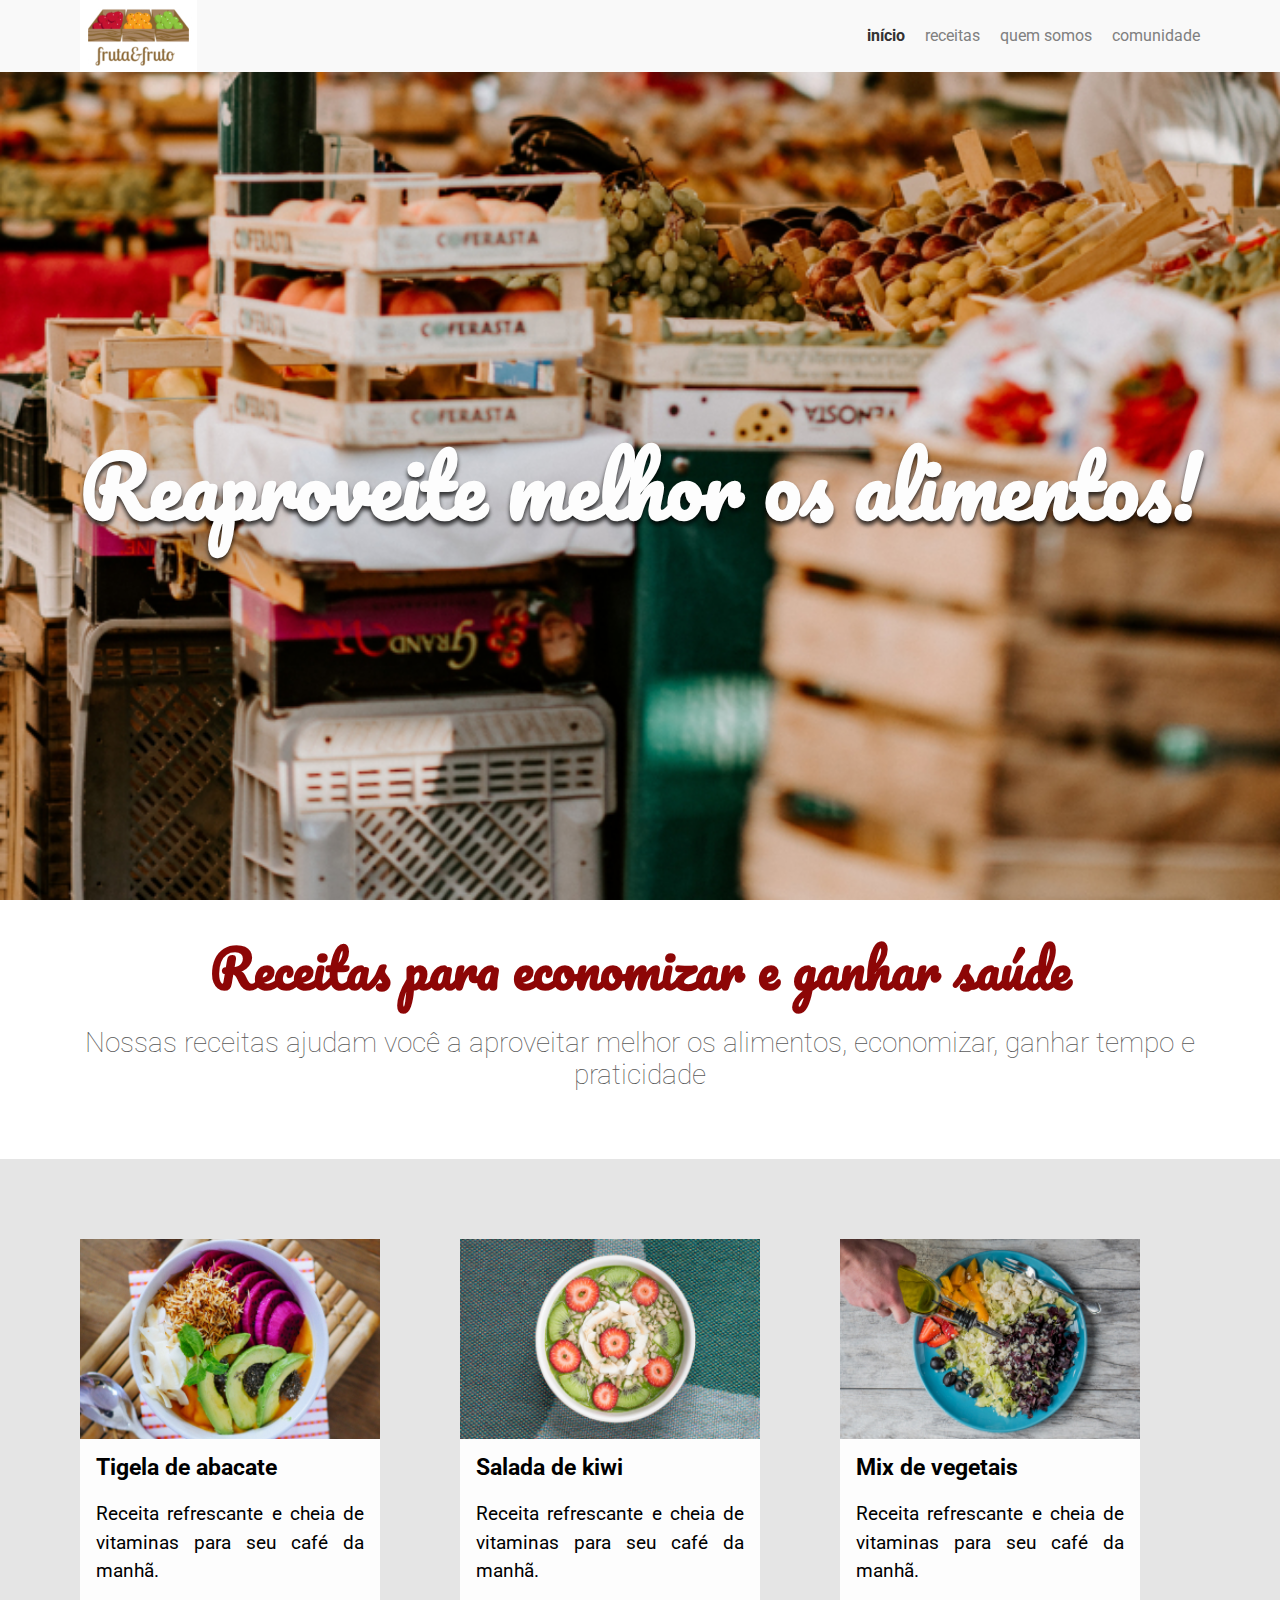
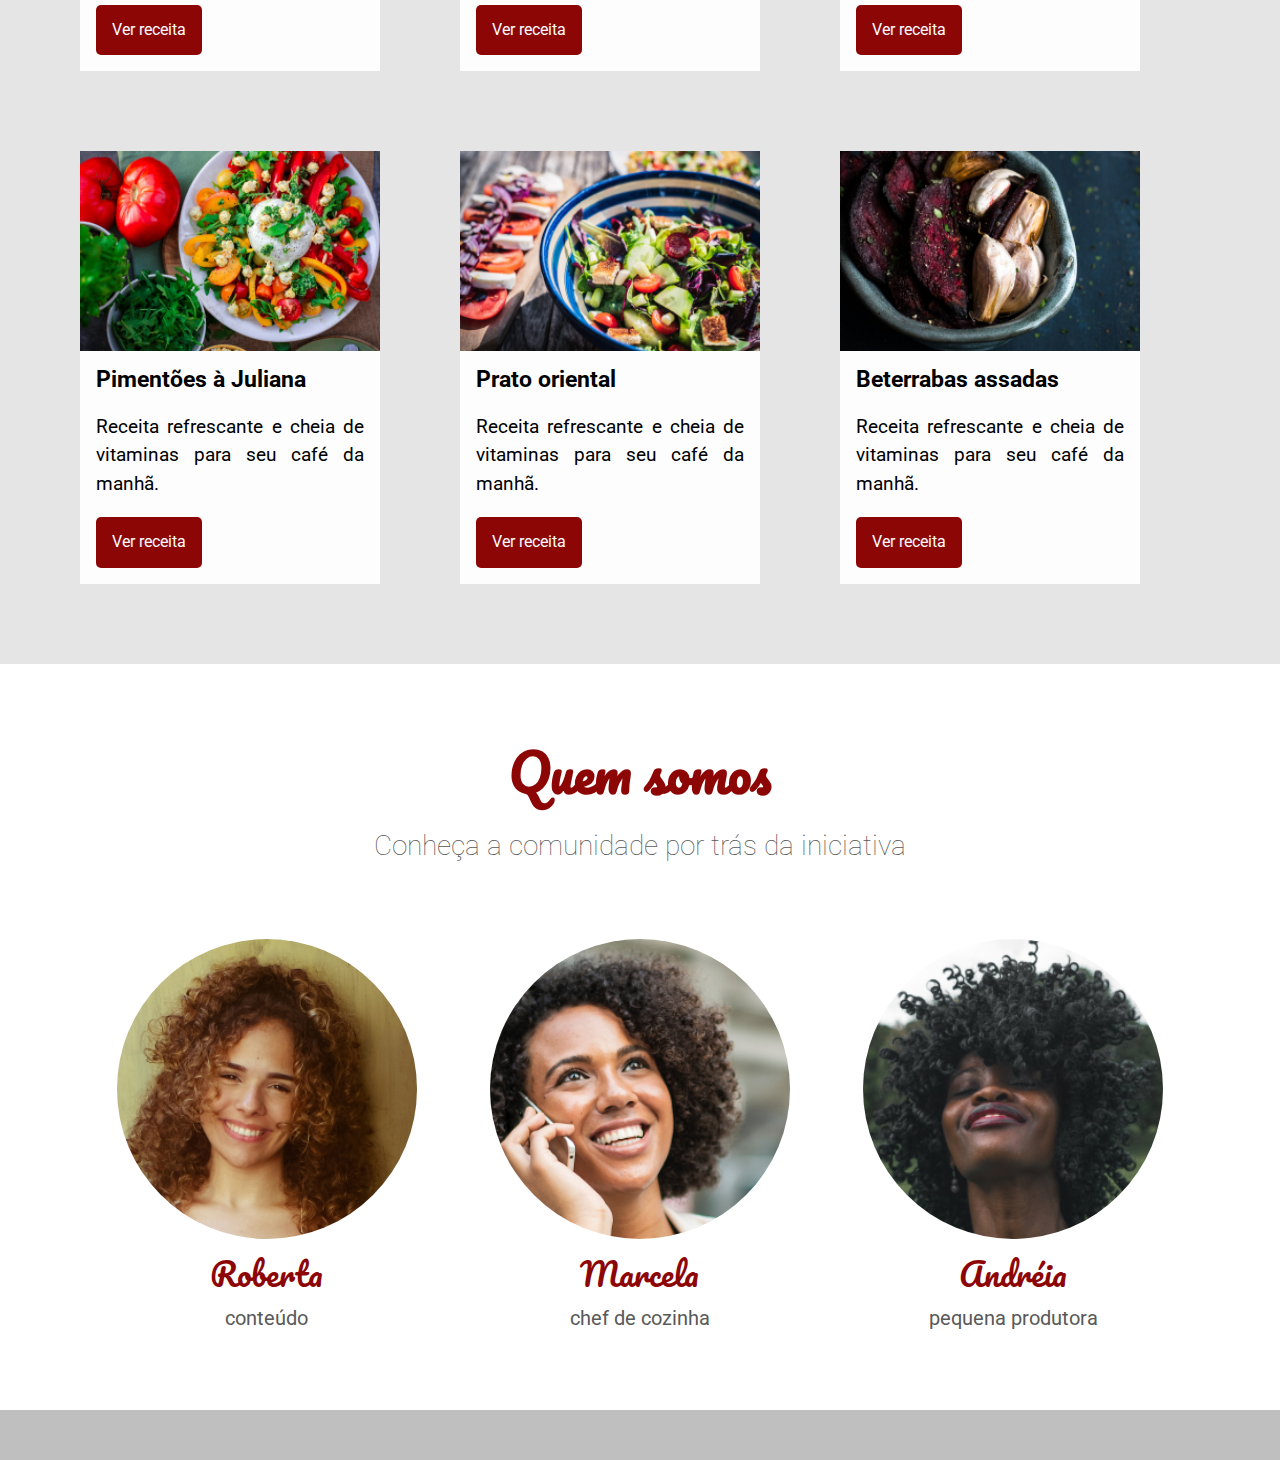
<file: Arquitetura CSS descomplicando os problemas/index.html>
<!DOCTYPE html>
<html lang="pt-BR">
    <head>
        <link href="https://fonts.googleapis.com/css?family=Pacifico|Roboto:100,300,400,500,700,900" rel="stylesheet" />
        <meta charset="UTF-8" />
        <meta name="viewport" content="width=device-width, initial-scale=1.0" />
        <meta http-equiv="X-UA-Compatible" content="ie=edge" />
        <title>Fruta & Fruto</title>
        <link href="./assets/css/normalize.css" rel="stylesheet" />
        <link href="./assets/css/reset.css" rel="stylesheet" />

        <link rel="stylesheet" href="assets/css/style.css">
    </head>
    <body>
        <header class="cabecalho">
            <img src="assets/img/logo.jpg" alt="Fruta e Fruto" class="logo">
            <nav class="menu">
                <ul class="menu__lista">
                    <li class="menu__item"><a class="menu__link ativo" href="#">Início</a></li>
                    <li class="menu__item"><a class="menu__link" href="#">Receitas</a></li>
                    <li class="menu__item"><a class="menu__link" href="#">Quem somos</a></li>
                    <li class="menu__item"><a class="menu__link" href="#">Comunidade</a></li>
                </ul>
            </nav>
        </header>

        <section class="banner">
            <div src="assets/img/banner.jpg" class="banner__imagem"></div>
            <h2 class="banner__titulo">Reaproveite melhor os alimentos!</h2>
        </section>

        <section class="sobre">
            <h2 class="sobre__titulo">Receitas para economizar e ganhar saúde</h2>
            <p class="sobre__descricao">Nossas receitas ajudam você a aproveitar melhor os alimentos, economizar, ganhar tempo e praticidade</p>
        </section>

        <section class="receitas">
            <div class="receita">
                <img alt="Tigela de abacate" class="receita__imagem" src="./assets/img/receitas/tigela-de-abacate.jpg" />
                <div class="receita__conteudo">
                    <h4 class="receita__titulo">Tigela de abacate</h4>
                    <p class="receita__descricao">Receita refrescante e cheia de vitaminas para seu café da manhã.</p>
                    <button class="receita__botao">Ver receita</button>
                </div>
            </div>
            <div class="receita">
                <img alt="Salada de kiwi" class="receita__imagem" src="./assets/img/receitas/salada-de-kiwi.jpg" />
                <div class="receita__conteudo">
                    <h4 class="receita__titulo">Salada de kiwi</h4>
                    <p class="receita__descricao">Receita refrescante e cheia de vitaminas para seu café da manhã.</p>
                    <button class="receita__botao">Ver receita</button>
                </div>
            </div>
            <div class="receita">
                <img alt="Mix de vegetais" class="receita__imagem" src="./assets/img/receitas/mix-de-vegetais.jpg" />
                <div class="receita__conteudo">
                    <h4 class="receita__titulo">Mix de vegetais</h4>
                    <p class="receita__descricao">Receita refrescante e cheia de vitaminas para seu café da manhã.</p>
                    <button class="receita__botao">Ver receita</button>
                </div>
            </div>
            <div class="receita">
                <img alt="Pimentões à Juliana" class="receita__imagem" src="./assets/img/receitas/pimentoes-a-juliana.jpg" />
                <div class="receita__conteudo">
                    <h4 class="receita__titulo">Pimentões à Juliana</h4>
                    <p class="receita__descricao">Receita refrescante e cheia de vitaminas para seu café da manhã.</p>
                    <button class="receita__botao">Ver receita</button>
                </div>
            </div>
            <div class="receita">
                <img alt="Prato oriental" class="receita__imagem" src="./assets/img/receitas/prato-oriental.jpg" />
                <div class="receita__conteudo">
                    <h4 class="receita__titulo">Prato oriental</h4>
                    <p class="receita__descricao">Receita refrescante e cheia de vitaminas para seu café da manhã.</p>
                    <button class="receita__botao">Ver receita</button>
                </div>
            </div>
            <div class="receita">
                <img alt="Beterrabas assadas" class="receita__imagem" src="./assets/img/receitas/beterrabas-assadas.jpg" />
                <div class="receita__conteudo">
                    <h4 class="receita__titulo">Beterrabas assadas</h4>
                    <p class="receita__descricao">Receita refrescante e cheia de vitaminas para seu café da manhã.</p>
                    <button class="receita__botao">Ver receita</button>
                </div>
            </div>
        </section>

        <section class="quem-somos">
            <h3 class="quem-somos__titulo">Quem somos</h3>
            <p class="quem-somos__descricao">Conheça a comunidade por trás da iniciativa</p>
            <div class="pessoas">
                <div class="pessoa">
                    <div class="pessoa__imagem pessoa__imagem--roberta"></div>
                    <span class="pessoa__nome">Roberta</span>
                    <span class="pessoa__funcao">Conteúdo</span>
                </div>
                <div class="pessoa">
                    <div class="pessoa__imagem pessoa__imagem--marcela"></div>
                    <span class="pessoa__nome">Marcela</span>
                    <span class="pessoa__funcao">Chef de cozinha</span>
                </div>
                <div class="pessoa">
                    <div class="pessoa__imagem pessoa__imagem--andreia"></div>
                    <span class="pessoa__nome">Andréia</span>
                    <span class="pessoa__funcao">Pequena Produtora</span>
                </div>
            </div>
        </section>

        <footer class="rodape">

        </footer>
    </body>
</html>
</file>
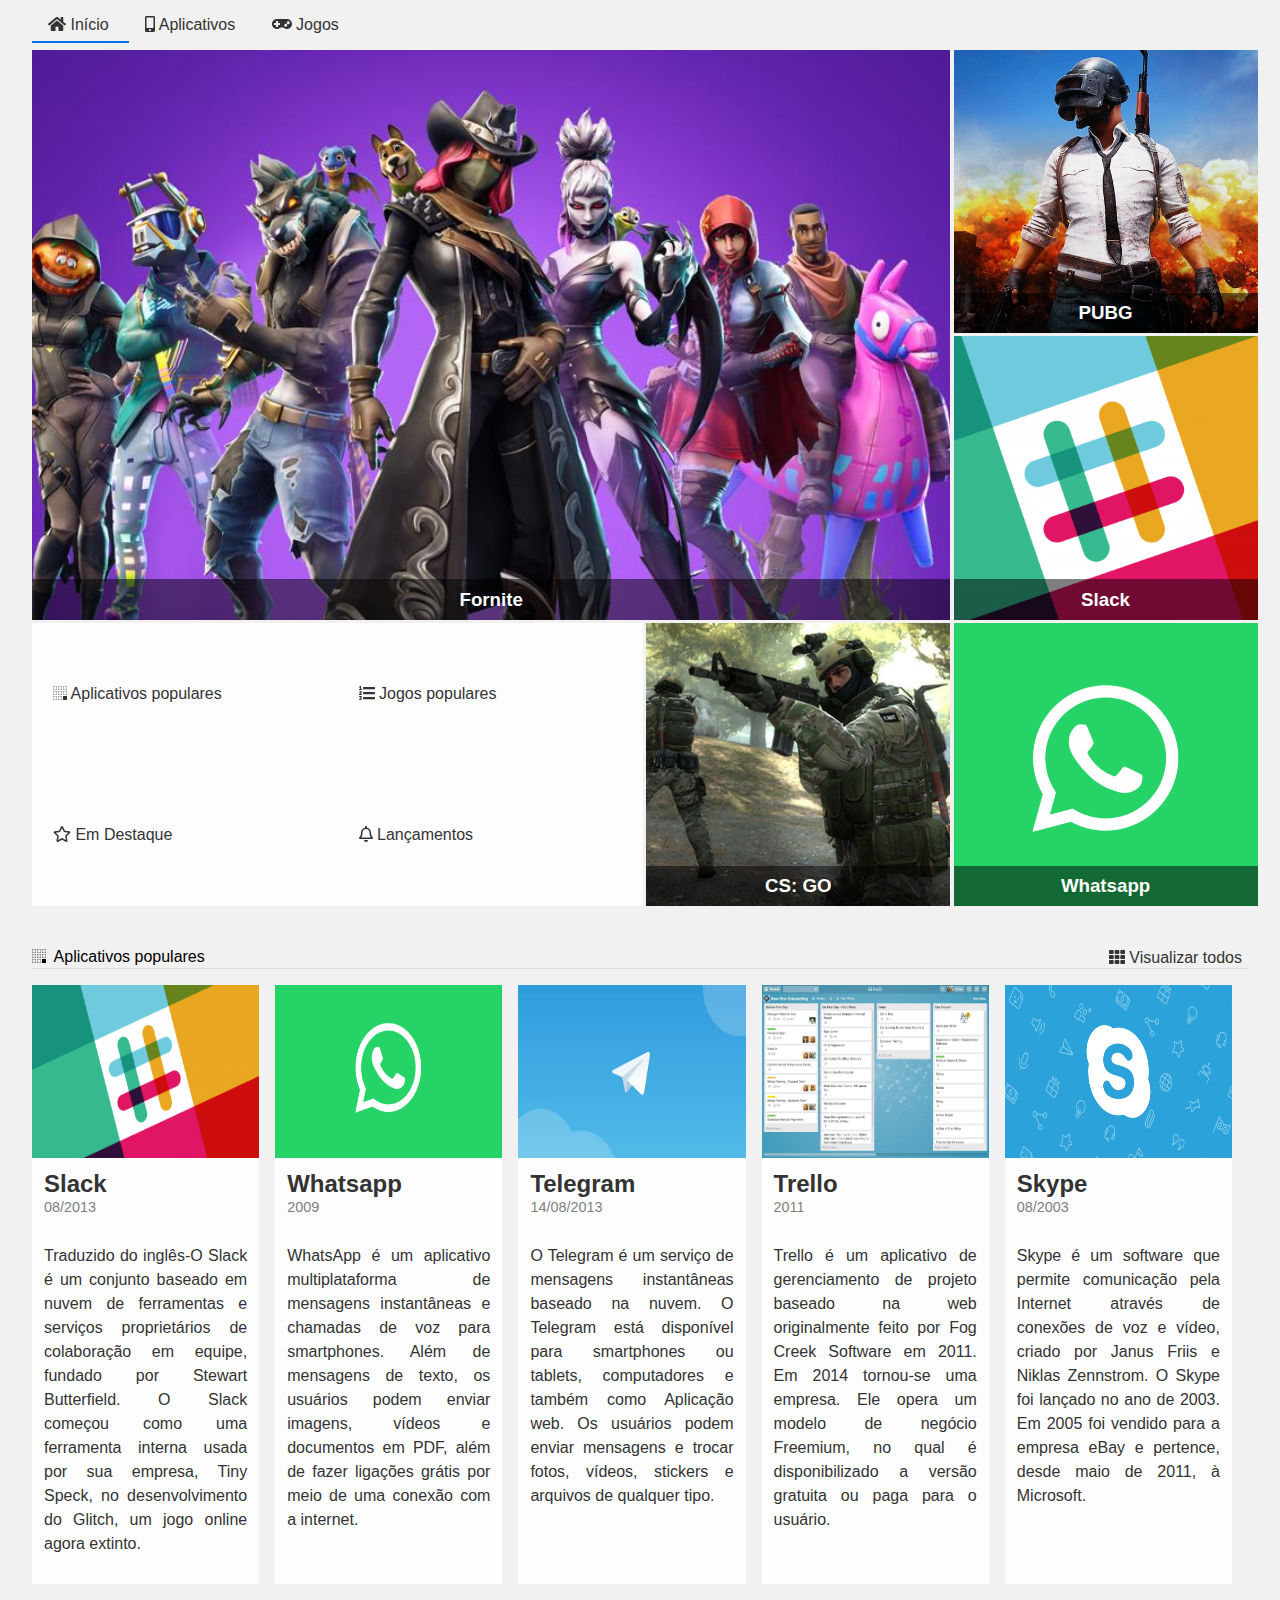
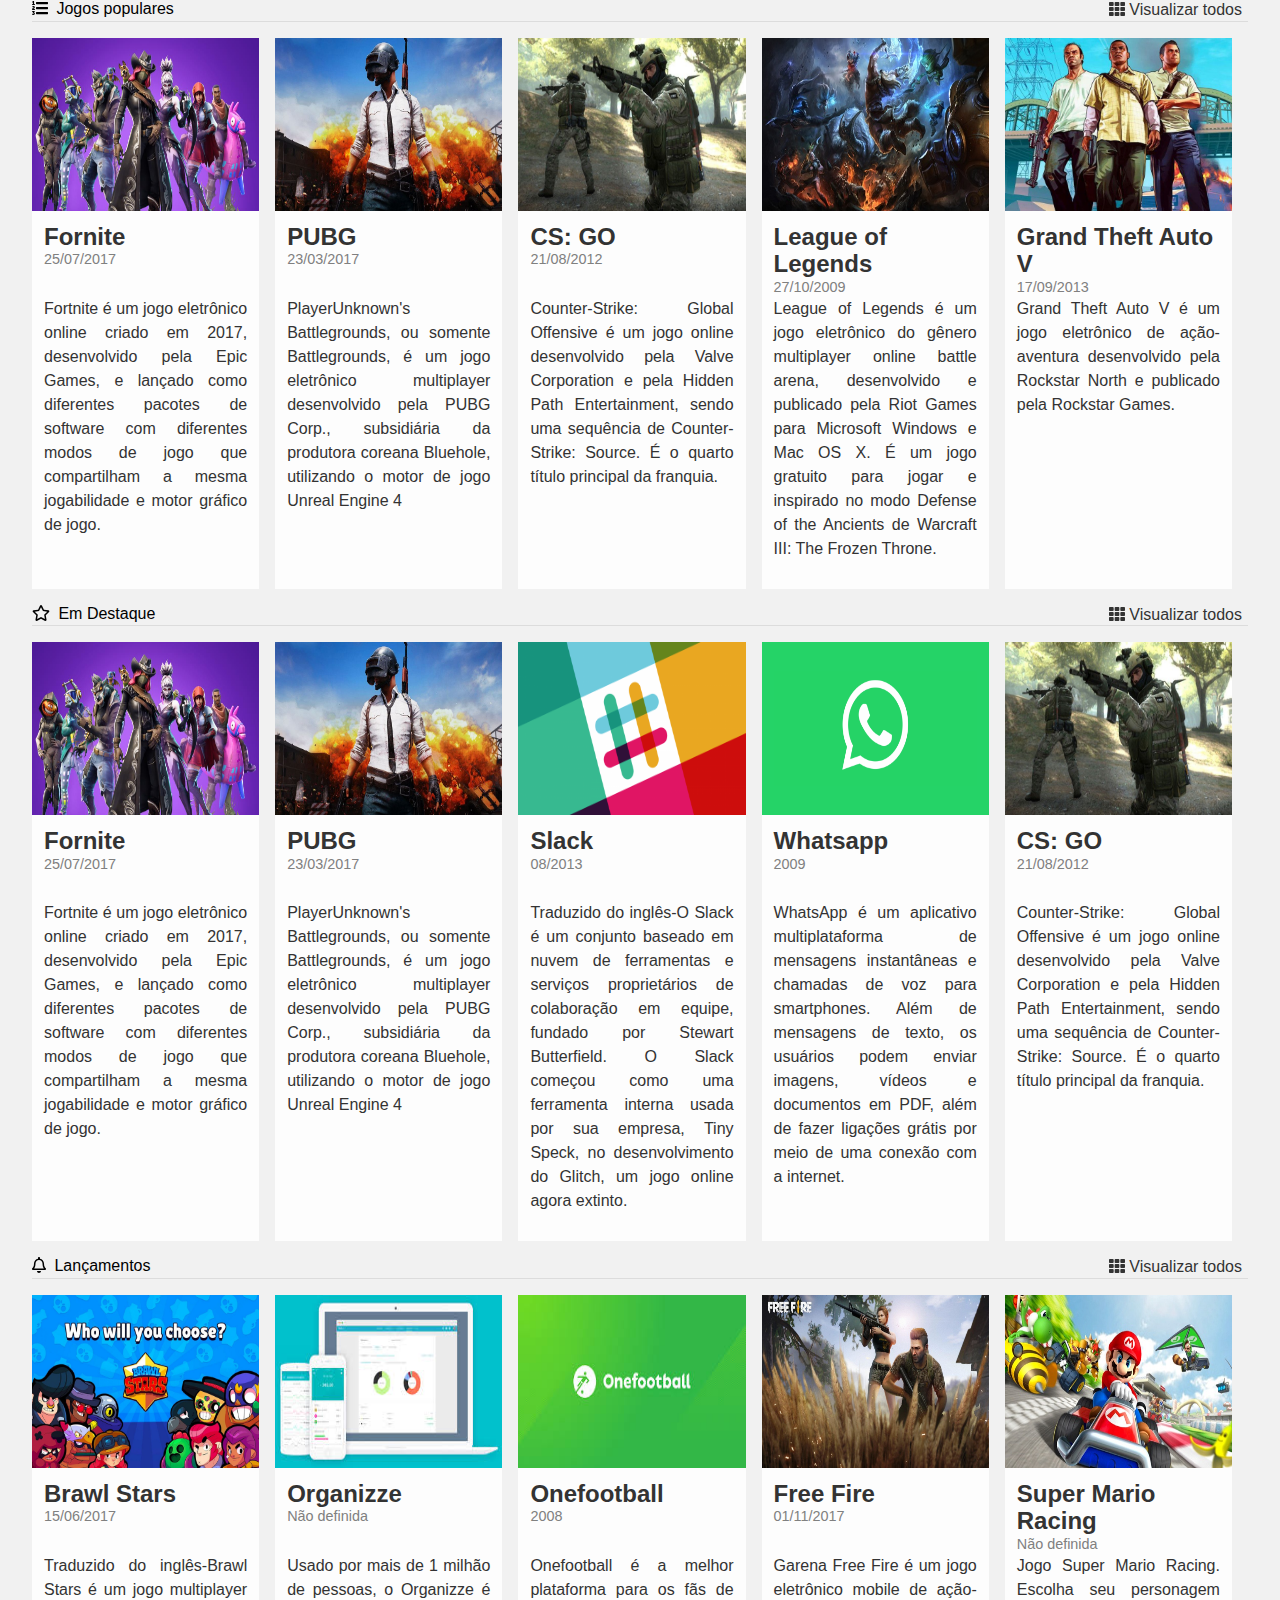
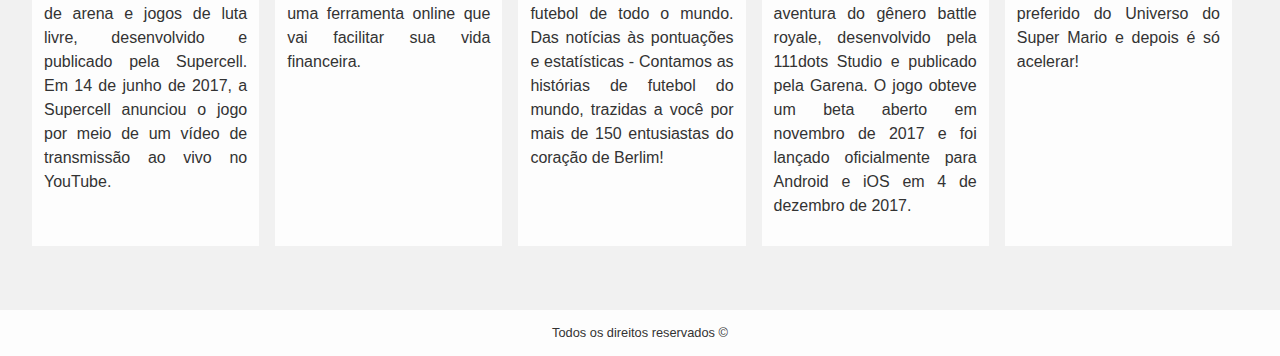
<file: CSS Grid simplificando layouts/index.html>
<!DOCTYPE html>
<html lang="en">
<head>
    <meta charset="UTF-8">
    <meta name="viewport" content="width=device-width, initial-scale=1.0">
    <meta http-equiv="X-UA-Compatible" content="ie=edge">
    <title>Alura Store | Baixe nossos aplicativos e jogos</title>
    <link href="./assets/css/normalize.css" rel="stylesheet">
    <link href="./assets/css/reset.css" rel="stylesheet">
    <link href="./assets/css/style.css" rel="stylesheet">
    <link href="./assets/css/destaques.css" rel="stylesheet">
    <link href="./assets/css/populares.css" rel="stylesheet">
    <link href="./assets/css/menu.css" rel="stylesheet">
    <link href="./assets/css/responsivo.css" rel="stylesheet">
</head>
<body class="app">
    <header class="cabecalho">
        <nav class="menu">
            <ul class="menu__lista">
                <li class="menu__item">
                    <a class="menu__link ativo" href="#">
                        <i class="fas fa-home"></i>
                        Início
                    </a>
                    <a class="menu__link" href="#">
                        <i class="fas fa-mobile-alt"></i>
                        Aplicativos</a>
                    <a class="menu__link" href="#">
                        <i class="fas fa-gamepad"></i>
                        Jogos
                    </a>
                </li>
            </ul>
        </nav>
    </header>
    <main class="conteudo">
        <section class="destaques">
            <div class="destaques__principal caixa">
                <h3 class="destaques__titulo">Fornite</h3>
            </div>
            <div class="destaques__secundario caixa">
                <h3 class="destaques__titulo">PUBG</h3>
            </div>
            <div class="destaques__secundario caixa">
                <h3 class="destaques__titulo">Slack</h3>
            </div>
            <div class="destaques__secundario caixa">
                <h3 class="destaques__titulo">Whatsapp</h3>
            </div>
            <div class="destaques__secundario caixa">
                <h3 class="destaques__titulo">CS: GO</h3>
            </div>
            <div class="destaques__categorias">
                <ul class="destaques__categorias___lista">
                    <li class="destaques__categorias___item">
                        <a class="destaques__categorias___link" href="#">
                            <i class="destaques__categorias___icone fab fa-buromobelexperte"></i>
                            Aplicativos populares
                        </a>
                    </li>
                    <li class="destaques__categorias___item">
                        <a class="destaques__categorias___link" href="#">
                            <i class="fas fa-list-ol"></i>
                            Jogos populares
                        </a>
                    </li>
                    <li class="destaques__categorias___item">
                        <a class="destaques__categorias___link" href="#">
                            <i class="far fa-star"></i>
                            Em Destaque
                        </a>
                    </li>
                    <li class="destaques__categorias___item">
                        <a class="destaques__categorias___link" href="#">
                            <i class="far fa-bell"></i>
                            Lançamentos
                        </a>
                    </li>
                </ul>
            </div>
        </section>
        <section class="populares">
            <div class="populares__itens">
                <div class="populares__info">
                    <div class="populares__cabecalho">
                        <h4 class="populares__titulo">
                            <i class="populares__icone fab fa-buromobelexperte"></i>
                            Aplicativos populares
                        </h4>
                        <button class="populares__botao">
                            <i class="fas fa-th"></i>
                            Visualizar todos
                        </button>
                    </div>
                </div>
                <div class="populares__conteudo">
                    <div class="populares__card">
                        <img class="populares__card___imagem" src="./assets/img/slack.png"></img>
                        <div class="populares__card___corpo">
                            <div class="populares__card___cabecalho">
                                <h5 class="populares__card___titulo">Slack</h5>
                                <time class="populares__card___data" datetime="2013-08-01">08/2013</time>
                            </div>
                            <div class="populares__card___descricao">
                                Traduzido do inglês-O Slack é um conjunto baseado em nuvem de ferramentas e serviços proprietários de colaboração em equipe, fundado por Stewart Butterfield. O Slack começou como uma ferramenta interna usada por sua empresa, Tiny Speck, no desenvolvimento do Glitch, um jogo online agora extinto.
                            </div>
                        </div>
                    </div>
                    <div class="populares__card">
                        <img class="populares__card___imagem" src="./assets/img/whatsapp.png"></img>
                        <div class="populares__card___corpo">
                            <div class="populares__card___cabecalho">
                                <h5 class="populares__card___titulo">Whatsapp</h5>
                                <time class="populares__card___data" datetime="20090-01-01">2009</time>
                            </div>
                            <div class="populares__card___descricao">
                                WhatsApp é um aplicativo multiplataforma de mensagens instantâneas e chamadas de voz para smartphones. Além de mensagens de texto, os usuários podem enviar imagens, vídeos e documentos em PDF, além de fazer ligações grátis por meio de uma conexão com a internet.
                            </div>
                        </div>
                    </div>
                    <div class="populares__card">
                        <img class="populares__card___imagem" src="./assets/img/telegram.jpeg"></img>
                        <div class="populares__card___corpo">
                            <div class="populares__card___cabecalho">
                                <h5 class="populares__card___titulo">Telegram</h5>
                                <time class="populares__card___data" datetime="2013-08-14">14/08/2013</time>
                            </div>
                            <div class="populares__card___descricao">
                                O Telegram é um serviço de mensagens instantâneas baseado na nuvem. O Telegram está disponível para smartphones ou tablets, computadores e também como Aplicação web. Os usuários podem enviar mensagens e trocar fotos, vídeos, stickers e arquivos de qualquer tipo.
                            </div>
                        </div>
                    </div>
                    <div class="populares__card">
                        <img class="populares__card___imagem" src="./assets/img/trello.jpg"></img>
                        <div class="populares__card___corpo">
                            <div class="populares__card___cabecalho">
                                <h5 class="populares__card___titulo">Trello</h5>
                                <time class="populares__card___data" datetime="2011-01-01">2011</time>
                            </div>
                            <div class="populares__card___descricao">
                                Trello é um aplicativo de gerenciamento de projeto baseado na web originalmente feito por Fog Creek Software em 2011. Em 2014 tornou-se uma empresa. Ele opera um modelo de negócio Freemium, no qual é disponibilizado a versão gratuita ou paga para o usuário.
                            </div>
                        </div>
                    </div>
                    <div class="populares__card">
                        <img class="populares__card___imagem" src="./assets/img/skype.png"></img>
                        <div class="populares__card___corpo">
                            <div class="populares__card___cabecalho">
                                <h5 class="populares__card___titulo">Skype</h5>
                                <time class="populares__card___data" datetime="2003-08-01">08/2003</time>
                            </div>
                            <div class="populares__card___descricao">
                                Skype é um software que permite comunicação pela Internet através de conexões de voz e vídeo, criado por Janus Friis e Niklas Zennstrom. O Skype foi lançado no ano de 2003. Em 2005 foi vendido para a empresa eBay e pertence, desde maio de 2011, à Microsoft.
                            </div>
                        </div>
                    </div>
                </div>
            </div>
            <div class="populares__itens">
                <div class="populares__info">
                    <div class="populares__cabecalho">
                        <h4 class="populares__titulo">
                            <i class="populares__icone fas fa-list-ol"></i>
                            Jogos populares
                        </h4>
                        <button class="populares__botao">
                            <i class="fas fa-th"></i>
                            Visualizar todos
                        </button>
                    </div>
                </div>
                <div class="populares__conteudo">
                    <div class="populares__card">
                        <img class="populares__card___imagem" src="./assets/img/fortnite.jpg"></img>
                        <div class="populares__card___corpo">
                            <div class="populares__card___cabecalho">
                                <h5 class="populares__card___titulo">Fornite</h5>
                                <time class="populares__card___data" datetime="2017-07-25">25/07/2017</time>
                            </div>
                            <div class="populares__card___descricao">
                                Fortnite é um jogo eletrônico online criado em 2017, desenvolvido pela Epic Games, e lançado como diferentes pacotes de software com diferentes modos de jogo que compartilham a mesma jogabilidade e motor gráfico de jogo.
                            </div>
                        </div>
                    </div>
                    <div class="populares__card">
                        <img class="populares__card___imagem" src="./assets/img/pubg.jpg"></img>
                        <div class="populares__card___corpo">
                            <div class="populares__card___cabecalho">
                                <h5 class="populares__card___titulo">PUBG</h5>
                                <time class="populares__card___data" datetime="2017-03-23">23/03/2017</time>
                            </div>
                            <div class="populares__card___descricao">
                                PlayerUnknown's Battlegrounds, ou somente Battlegrounds, é um jogo eletrônico multiplayer desenvolvido pela PUBG Corp., subsidiária da produtora coreana Bluehole, utilizando o motor de jogo Unreal Engine 4
                            </div>
                        </div>
                    </div>
                    <div class="populares__card">
                        <img class="populares__card___imagem" src="./assets/img/cs-go.jpg"></img>
                        <div class="populares__card___corpo">
                            <div class="populares__card___cabecalho">
                                <h5 class="populares__card___titulo">CS: GO</h5>
                                <time class="populares__card___data" datetime="2012-08-21">21/08/2012</time>
                            </div>
                            <div class="populares__card___descricao">
                                Counter-Strike: Global Offensive é um jogo online desenvolvido pela Valve Corporation e pela Hidden Path Entertainment, sendo uma sequência de Counter-Strike: Source. É o quarto título principal da franquia.
                            </div>
                        </div>
                    </div>
                    <div class="populares__card">
                        <img class="populares__card___imagem" src="./assets/img/lol.jpg"></img>
                        <div class="populares__card___corpo">
                            <div class="populares__card___cabecalho">
                                <h5 class="populares__card___titulo">League of Legends</h5>
                                <time class="populares__card___data" datetime="2009-10-27">27/10/2009</time>
                            </div>
                            <div class="populares__card___descricao">
                                League of Legends é um jogo eletrônico do gênero multiplayer online battle arena, desenvolvido e publicado pela Riot Games para Microsoft Windows e Mac OS X. É um jogo gratuito para jogar e inspirado no modo Defense of the Ancients de Warcraft III: The Frozen Throne.
                            </div>
                        </div>
                    </div>
                    <div class="populares__card">
                        <img class="populares__card___imagem" src="./assets/img/gta-v.jpg"></img>
                        <div class="populares__card___corpo">
                            <div class="populares__card___cabecalho">
                                <h5 class="populares__card___titulo">Grand Theft Auto V</h5>
                                <time class="populares__card___data" datetime="2013-09-17">17/09/2013</time>
                            </div>
                            <div class="populares__card___descricao">
                                Grand Theft Auto V é um jogo eletrônico de ação-aventura desenvolvido pela Rockstar North e publicado pela Rockstar Games.
                            </div>
                        </div>
                    </div>
                </div>
            </div>
            <div class="populares__itens">
                <div class="populares__info">
                    <div class="populares__cabecalho">
                        <h4 class="populares__titulo">
                            <i class="populares__icone far fa-star"></i>
                            Em Destaque
                        </h4>
                        <button class="populares__botao">
                            <i class="fas fa-th"></i>
                            Visualizar todos
                        </button>
                    </div>
                </div>
                <div class="populares__conteudo">
                    <div class="populares__card">
                        <img class="populares__card___imagem" src="./assets/img/fortnite.jpg"></img>
                        <div class="populares__card___corpo">
                            <div class="populares__card___cabecalho">
                                <h5 class="populares__card___titulo">Fornite</h5>
                                <time class="populares__card___data" datetime="2017-07-25">25/07/2017</time>
                            </div>
                            <div class="populares__card___descricao">
                                Fortnite é um jogo eletrônico online criado em 2017, desenvolvido pela Epic Games, e lançado como diferentes pacotes de software com diferentes modos de jogo que compartilham a mesma jogabilidade e motor gráfico de jogo.
                            </div>
                        </div>
                    </div>
                    <div class="populares__card">
                        <img class="populares__card___imagem" src="./assets/img/pubg.jpg"></img>
                        <div class="populares__card___corpo">
                            <div class="populares__card___cabecalho">
                                <h5 class="populares__card___titulo">PUBG</h5>
                                <time class="populares__card___data" datetime="2017-03-23">23/03/2017</time>
                            </div>
                            <div class="populares__card___descricao">
                                PlayerUnknown's Battlegrounds, ou somente Battlegrounds, é um jogo eletrônico multiplayer desenvolvido pela PUBG Corp., subsidiária da produtora coreana Bluehole, utilizando o motor de jogo Unreal Engine 4
                            </div>
                        </div>
                    </div>
                    <div class="populares__card">
                        <img class="populares__card___imagem" src="./assets/img/slack.png"></img>
                        <div class="populares__card___corpo">
                            <div class="populares__card___cabecalho">
                                <h5 class="populares__card___titulo">Slack</h5>
                                <time class="populares__card___data" datetime="2013-08-01">08/2013</time>
                            </div>
                            <div class="populares__card___descricao">
                                Traduzido do inglês-O Slack é um conjunto baseado em nuvem de ferramentas e serviços proprietários de colaboração em equipe, fundado por Stewart Butterfield. O Slack começou como uma ferramenta interna usada por sua empresa, Tiny Speck, no desenvolvimento do Glitch, um jogo online agora extinto.
                            </div>
                        </div>
                    </div>
                    <div class="populares__card">
                        <img class="populares__card___imagem" src="./assets/img/whatsapp.png"></img>
                        <div class="populares__card___corpo">
                            <div class="populares__card___cabecalho">
                                <h5 class="populares__card___titulo">Whatsapp</h5>
                                <time class="populares__card___data" datetime="20090-01-01">2009</time>
                            </div>
                            <div class="populares__card___descricao">
                                WhatsApp é um aplicativo multiplataforma de mensagens instantâneas e chamadas de voz para smartphones. Além de mensagens de texto, os usuários podem enviar imagens, vídeos e documentos em PDF, além de fazer ligações grátis por meio de uma conexão com a internet.
                            </div>
                        </div>
                    </div>
                    <div class="populares__card">
                        <img class="populares__card___imagem" src="./assets/img/cs-go.jpg"></img>
                        <div class="populares__card___corpo">
                            <div class="populares__card___cabecalho">
                                <h5 class="populares__card___titulo">CS: GO</h5>
                                <time class="populares__card___data" datetime="2012-08-21">21/08/2012</time>
                            </div>
                            <div class="populares__card___descricao">
                                Counter-Strike: Global Offensive é um jogo online desenvolvido pela Valve Corporation e pela Hidden Path Entertainment, sendo uma sequência de Counter-Strike: Source. É o quarto título principal da franquia.
                            </div>
                        </div>
                    </div>
                </div>
            </div>
            <div class="populares__itens">
                <div class="populares__info">
                    <div class="populares__cabecalho">
                        <h4 class="populares__titulo">
                            <i class="populares__icone far fa-bell"></i>
                            Lançamentos
                        </h4>
                        <button class="populares__botao">
                            <i class="fas fa-th"></i>
                            Visualizar todos
                        </button>
                    </div>
                </div>
                <div class="populares__conteudo">
                    <div class="populares__card">
                        <img class="populares__card___imagem" src="./assets/img/brawl-stars.jpg"></img>
                        <div class="populares__card___corpo">
                            <div class="populares__card___cabecalho">
                                <h5 class="populares__card___titulo">Brawl Stars</h5>
                                <time class="populares__card___data" datetime="2017-06-15">15/06/2017</time>
                            </div>
                            <div class="populares__card___descricao">
                                Traduzido do inglês-Brawl Stars é um jogo multiplayer de arena e jogos de luta livre, desenvolvido e publicado pela Supercell. Em 14 de junho de 2017, a Supercell anunciou o jogo por meio de um vídeo de transmissão ao vivo no YouTube.
                            </div>
                        </div>
                    </div>
                    <div class="populares__card">
                        <img class="populares__card___imagem" src="./assets/img/organizze.jpeg"></img>
                        <div class="populares__card___corpo">
                            <div class="populares__card___cabecalho">
                                <h5 class="populares__card___titulo">Organizze</h5>
                                <time class="populares__card___data" datetime="">Não definida</time>
                            </div>
                            <div class="populares__card___descricao">
                                Usado por mais de 1 milhão de pessoas, o Organizze é uma ferramenta online que vai facilitar sua vida financeira.  
                            </div>
                        </div>
                    </div>
                    <div class="populares__card">
                        <img class="populares__card___imagem" src="./assets/img/onefotball.jpeg"></img>
                        <div class="populares__card___corpo">
                            <div class="populares__card___cabecalho">
                                <h5 class="populares__card___titulo">Onefootball</h5>
                                <time class="populares__card___data" datetime="2008-01-01">2008</time>
                            </div>
                            <div class="populares__card___descricao">
                                Onefootball é a melhor plataforma para os fãs de futebol de todo o mundo. Das notícias às pontuações e estatísticas - Contamos as histórias de futebol do mundo, trazidas a você por mais de 150 entusiastas do coração de Berlim!
                            </div>
                        </div>
                    </div>
                    <div class="populares__card">
                        <img class="populares__card___imagem" src="./assets/img/free-fire.jpg"></img>
                        <div class="populares__card___corpo">
                            <div class="populares__card___cabecalho">
                                <h5 class="populares__card___titulo">Free Fire</h5>
                                <time class="populares__card___data" datetime="2017-11-01">01/11/2017</time>
                            </div>
                            <div class="populares__card___descricao">
                                Garena Free Fire é um jogo eletrônico mobile de ação-aventura do gênero battle royale, desenvolvido pela 111dots Studio e publicado pela Garena. O jogo obteve um beta aberto em novembro de 2017 e foi lançado oficialmente para Android e iOS em 4 de dezembro de 2017.
                            </div>
                        </div>
                    </div>
                    <div class="populares__card">
                        <img class="populares__card___imagem" src="./assets/img/mario-kart.jpg"></img>
                        <div class="populares__card___corpo">
                            <div class="populares__card___cabecalho">
                                <h5 class="populares__card___titulo">Super Mario Racing</h5>
                                <time class="populares__card___data" datetime="">Não definida</time>
                            </div>
                            <div class="populares__card___descricao">
                                Jogo Super Mario Racing. Escolha seu personagem preferido do Universo do Super Mario e depois é só acelerar!
                            </div>
                        </div>
                    </div>
                </div>
            </div>
        </section>
    </main>
    <footer class="rodape">Todos os direitos reservados &copy;</footer>
    <script src="./assets/js/fontawesome.all.min.js"></script>
</body>
</html>
</file>
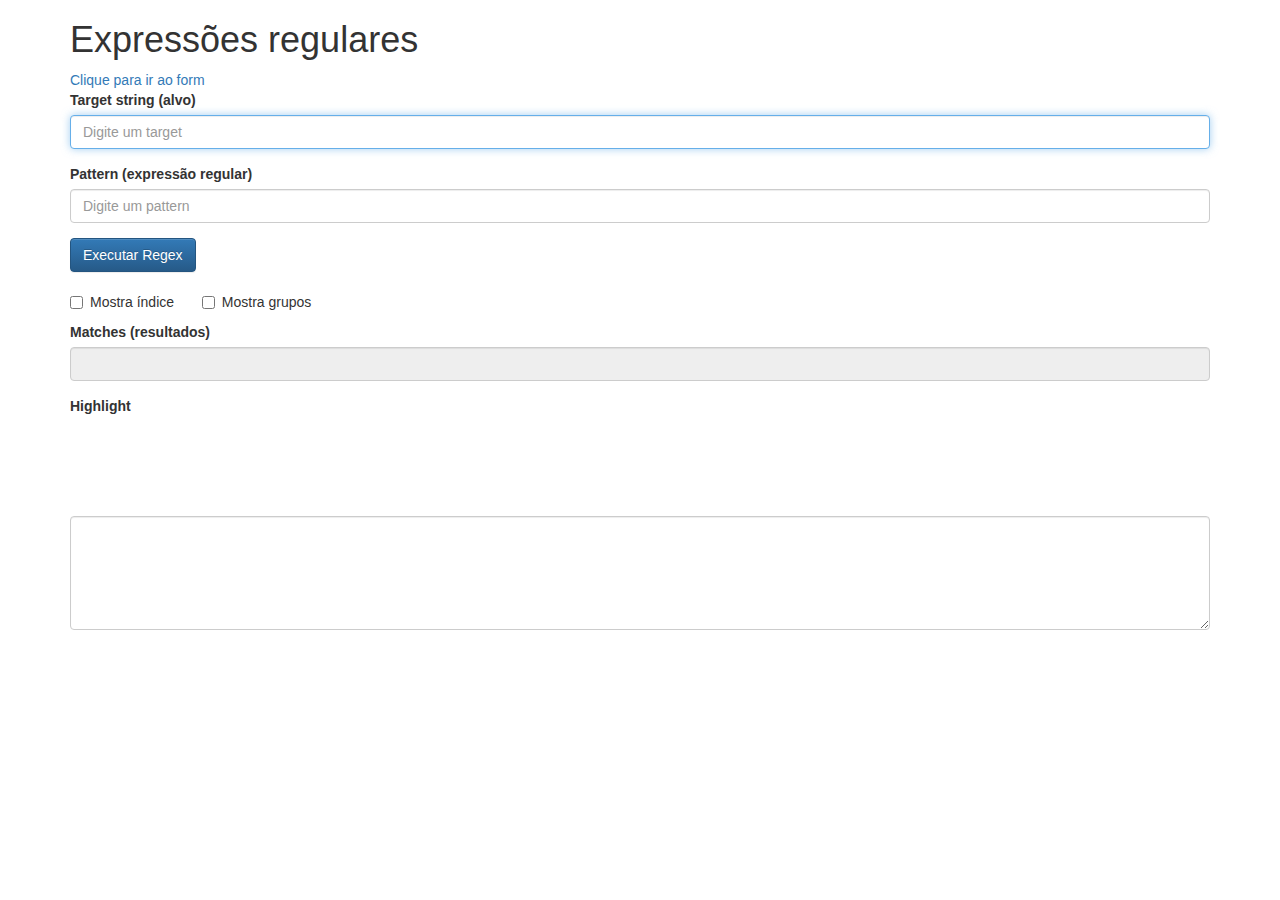
<file: Expressões regulares capturando textos de forma mágica/index.html>
<!DOCTYPE html>
<html>
<head>
    <meta charset="UTF-8">
    <title>Alura - Expressões regulares</title>
    <link rel="stylesheet" href="css/bootstrap.css">
    <link rel="stylesheet" href="css/bootstrap-theme.css"> 
</head>

<body class="container">
    
    <h1 class="text-left">Expressões regulares</h1>
    
    <a href="#form">Clique para ir ao form</a>

    <form class="form" >
        
        <div class="form-group">
            <label for="target">Target string (alvo)</label>
            <input type="text" id="target" class="form-control" value="" autocomplete="off" required autofocus placeholder="Digite um target" />        
        </div>    
        
        <div class="form-group">
            <label for="pattern">Pattern (expressão regular)</label>
            <input type="text" id="pattern" class="form-control" value="" autocomplete="off" required  placeholder="Digite um pattern"/>
        </div>

        <div class="form-group">                
            <button class="btn btn-primary" onclick="executa(event)">Executar Regex</button>
        </div>

        <div class="checkbox">
            <label><input type="checkbox" id="mostraIndex" value="true" />Mostra índice </label>
            <label></label>
            <label><input type="checkbox" id="mostraGrupos" value="true" />Mostra grupos </label>
        </div>

        <div class="form-group">
            <label for="resultado" id="labelResultados">Matches (resultados)</label>
            <input type="text" id="resultado" class="form-control" value="" readonly />
        </div>

        <div class="form-group">
            <label for="resultado" id="labelHighlight">Highlight</label>
            <div id="highlightText" style="font-size:30px;"></div>
        </div>
        
    </form>

    <br />
    <br />
    <br />
    <br />

    <div class="form-group">

      <textarea class="form-control" rows="5" id="comment"></textarea>

    </div>
   <br />

    <script src="js/regex.js"></script>
    </body>
</html>
</file>
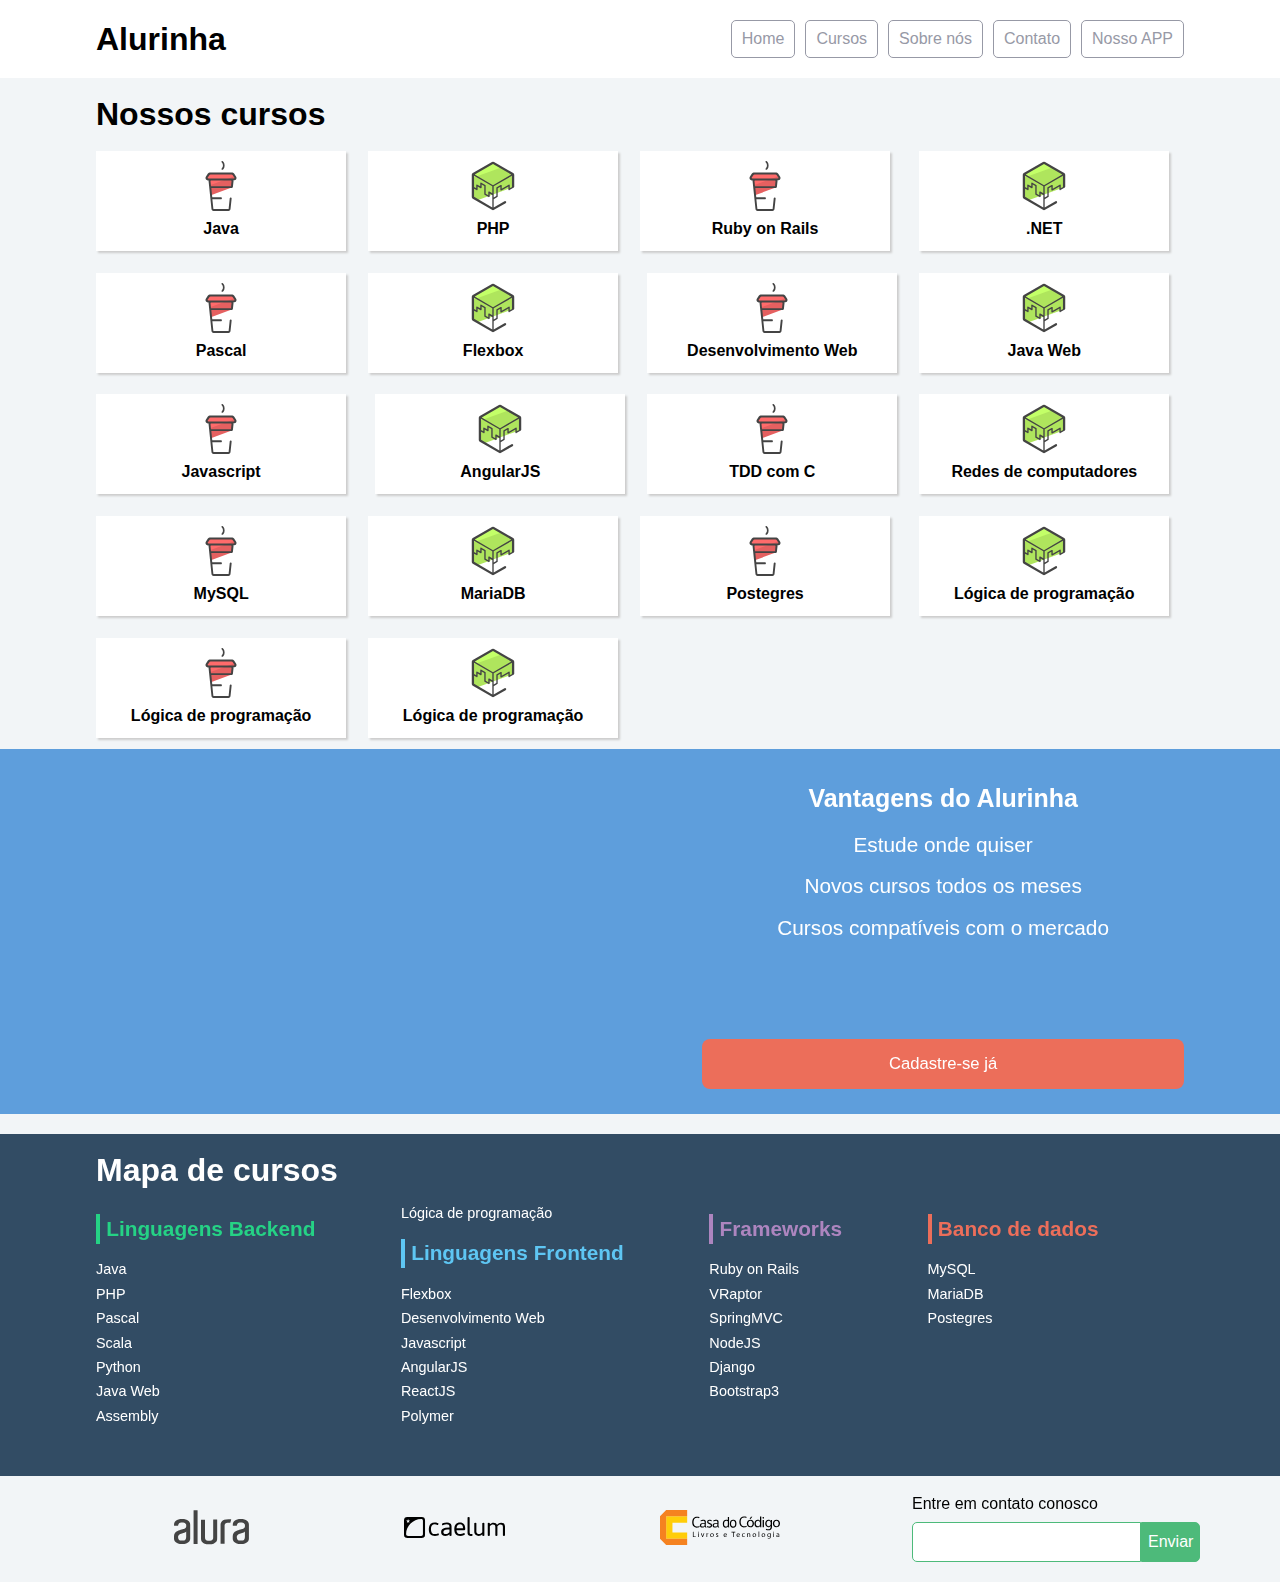
<file: Flexbox posicione elementos na tela/index.html>
<!doctype html>
<html>
<head>
	<meta charset="utf-8">
	<meta name="viewport" content="width=device-width, initial-scale=1">
	<title>Alurinha | Cursos online</title>
	<link rel="stylesheet" href="css/reset.css">
	<link rel="stylesheet" href="css/style.css">
	<link rel="stylesheet" href="css/flexbox.css">
</head>
<body>

	<header class="cabecalhoPrincipal">
		<div class="container">
			<h1 class="cabecalhoPrincipal-titulo">
				<a href="#">Alurinha</a>
			</h1>

			<nav class="cabecalhoPrincipal-nav">
				<a class="cabecalhoPrincipal-nav-link" href="#">Home</a>
				<a class="cabecalhoPrincipal-nav-link" href="#">Cursos</a>
				<a class="cabecalhoPrincipal-nav-link" href="#">Sobre nós</a>
				<a class="cabecalhoPrincipal-nav-link" href="#">Contato</a>
				<a class="cabecalhoPrincipal-nav-link cabecalhoPrincipal-nav-link-app" href="#">Nosso APP</a>
			</nav>
		</div>

	</header>

	<main class="conteudoPrincipal">
		<div class="container">
			<h2 class="subtitulo">Nossos cursos</h2>

			<nav>
				<ul class="conteudoPrincipal-cursos">
					<li class="conteudoPrincipal-cursos-link"><a href="#">Java</a></li>
					<li class="conteudoPrincipal-cursos-link"><a href="#">PHP</a></li>
					<li class="conteudoPrincipal-cursos-link"><a href="#">Ruby on Rails</a></li>
					<li class="conteudoPrincipal-cursos-link"><a href="#">.NET</a></li>
					<li class="conteudoPrincipal-cursos-link"><a href="#">Pascal</a></li>
					<li class="conteudoPrincipal-cursos-link"><a href="#">Flexbox</a></li>
					<li class="conteudoPrincipal-cursos-link"><a href="#">Desenvolvimento Web</a></li>
					<li class="conteudoPrincipal-cursos-link"><a href="#">Java Web</a></li>
					<li class="conteudoPrincipal-cursos-link"><a href="#">Javascript</a></li>
					<li class="conteudoPrincipal-cursos-link"><a href="#">AngularJS</a></li>
					<li class="conteudoPrincipal-cursos-link"><a href="#">TDD com C</a></li>
					<li class="conteudoPrincipal-cursos-link"><a href="#">Redes de computadores</a></li>
					<li class="conteudoPrincipal-cursos-link"><a href="#">MySQL</a></li>
					<li class="conteudoPrincipal-cursos-link"><a href="#">MariaDB</a></li>
					<li class="conteudoPrincipal-cursos-link"><a href="#">Postegres</a></li>
					<li class="conteudoPrincipal-cursos-link"><a href="#">Lógica de programação</a></li>
					<li class="conteudoPrincipal-cursos-link"><a href="#">Lógica de programação</a></li>
					<li class="conteudoPrincipal-cursos-link"><a href="#">Lógica de programação</a></li>
				</ul>
			</nav>
		</div>

		<section class="videoSobre">
			<div class="container">
				<iframe class="videoSobre-video" width="560" height="315" src="https://www.youtube.com/embed/bIlOsJzBVaY?list=PLh2Y_pKOa4UcF1BYPJR3EIMRi3nWAUxIp" frameborder="0" allowfullscreen></iframe>
				
				<div class="videoSobre-sobre">
					<h2 class="videoSobre-sobre-title">Vantagens do Alurinha</h2>
					<ul class="videoSobre-sobre-list">
						<li class="videoSobre-sobre-item">Estude onde quiser</li>
						<li class="videoSobre-sobre-item">Novos cursos todos os meses</li>
						<li class="videoSobre-sobre-item">Cursos compatíveis com o mercado</li>
					</ul>
					<button class="videoSobre-button">Cadastre-se já</button>
				</div>
			</div>
		</section>

	</main>

	<footer class="rodapePrincipal">
		<div class="container">

			<section class="rodapePrincipal-navMap">
				<h3 class="subtitulo">Mapa de cursos</h3>
				<nav class="rodapePrincipal-navMap-list">

					<h4 class="navmap-list-title navmap-list-title-backend">Linguagens Backend</h4>
					<a class="rodapePrincipal-navMap-link" href="#">Java</a>
					<a class="rodapePrincipal-navMap-link" href="#">PHP</a>
					<a class="rodapePrincipal-navMap-link" href="#">Pascal</a>
					<a class="rodapePrincipal-navMap-link" href="#">Scala</a>
					<a class="rodapePrincipal-navMap-link" href="#">Python</a>
					<a class="rodapePrincipal-navMap-link" href="#">Java Web</a>
					<a class="rodapePrincipal-navMap-link" href="#">Assembly</a>
					<a class="rodapePrincipal-navMap-link" href="#">Lógica de programação</a>

					<h4 class="navmap-list-title navmap-list-title-frontend">Linguagens Frontend</h4>
					<a class="rodapePrincipal-navMap-link" href="#">Flexbox</a>
					<a class="rodapePrincipal-navMap-link" href="#">Desenvolvimento Web</a>
					<a class="rodapePrincipal-navMap-link" href="#">Javascript</a>
					<a class="rodapePrincipal-navMap-link" href="#">AngularJS</a>
					<a class="rodapePrincipal-navMap-link" href="#">ReactJS</a>
					<a class="rodapePrincipal-navMap-link" href="#">Polymer</a>
					
					<h4 class="navmap-list-title navmap-list-title-framework">Frameworks</h4>
					<a class="rodapePrincipal-navMap-link" href="#">Ruby on Rails</a>
					<a class="rodapePrincipal-navMap-link" href="#">VRaptor</a>
					<a class="rodapePrincipal-navMap-link" href="#">SpringMVC</a>
					<a class="rodapePrincipal-navMap-link" href="#">NodeJS</a>
					<a class="rodapePrincipal-navMap-link" href="#">Django</a>
					<a class="rodapePrincipal-navMap-link" href="#">Bootstrap3</a>

					<h4 class="navmap-list-title navmap-list-title-bancoDeDados">Banco de dados</h4>
					<a class="rodapePrincipal-navMap-link" href="#">MySQL</a>
					<a class="rodapePrincipal-navMap-link" href="#">MariaDB</a>
					<a class="rodapePrincipal-navMap-link" href="#">Postegres</a>

				</nav>
			</section>

		</div>

		<section class="rodapePrincipal-patrocinadores">
			<div class="container">
				<ul class="rodapePrincipal-patrocinadores-list">
					<li>
						<a class="rodapePrincipal-patrocinadores-list-link patrocinadores-list-link-alura" href="#">
							<img src="img/logos/alura.svg" alt="Logo da Alura">
						</a>
					</li>
					<li>
						<a class="rodapePrincipal-patrocinadores-list-link patrocinadores-list-link-caelum" href="#">
							<img src="img/logos/caelum.svg" alt="Logo da Caelum">
						</a>
					</li>
					<li>
						<a class="rodapePrincipal-patrocinadores-list-link patrocinadores-list-link-casaDoCodigo" href="#">
							<img src="img/logos/cdc.svg" alt="Logo da Casa do Código">
						</a>
					</li>
				</ul>
				<form class="rodapePrincipal-contatoForm" action="#">
					<fieldset>
						<legend class="rodapePrincipal-contatoForm-legend" for="email-contato">Entre em contato conosco</legend>
						<div class="rodapePrincipal-contatoForm-fieldset"> 
							<input class="rodapePrincipal-contatoForm-emailInput" type="email" name="email-contato" id="email-contato">
							<button class="rodapePrincipal-contatoForm-submit" type="submit">Enviar</button>
						</div>
					</fieldset>
				</form>
			</div>
		</section>
	</footer>

</body>
</html>
</file>
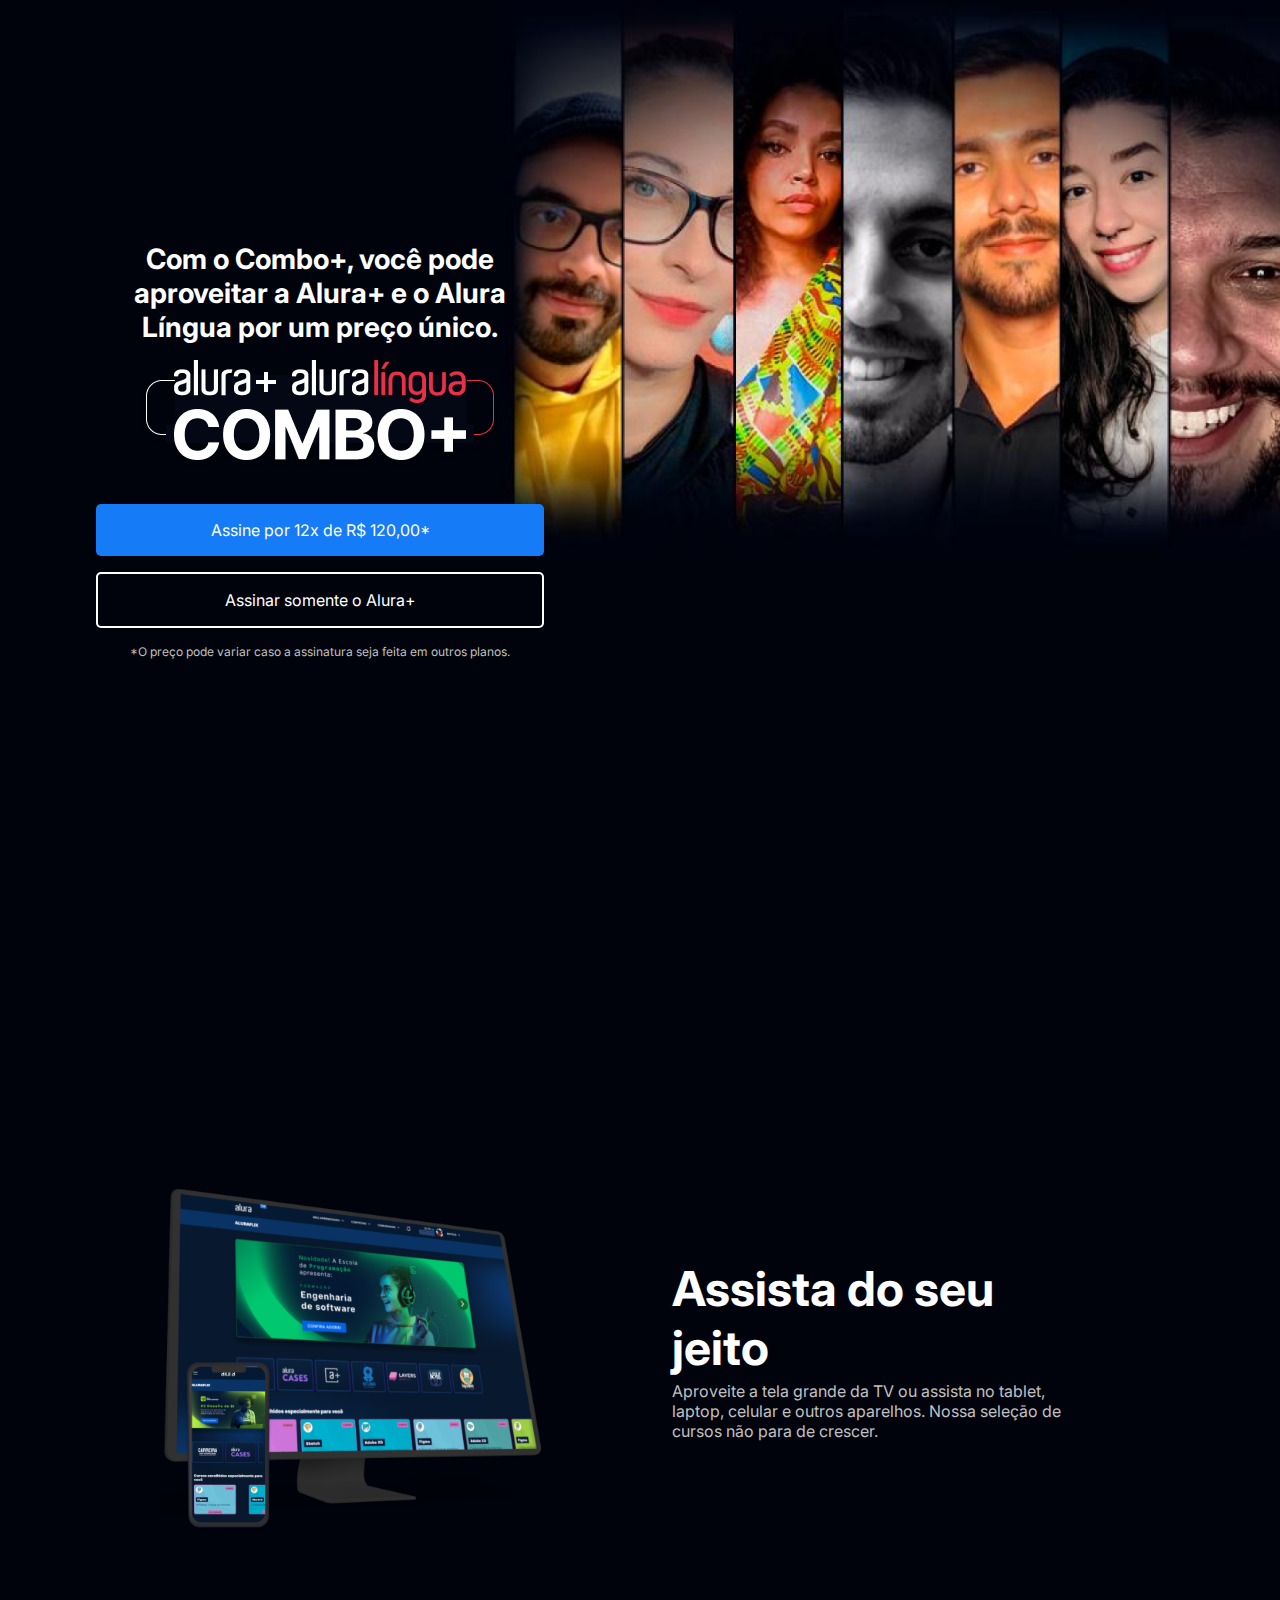
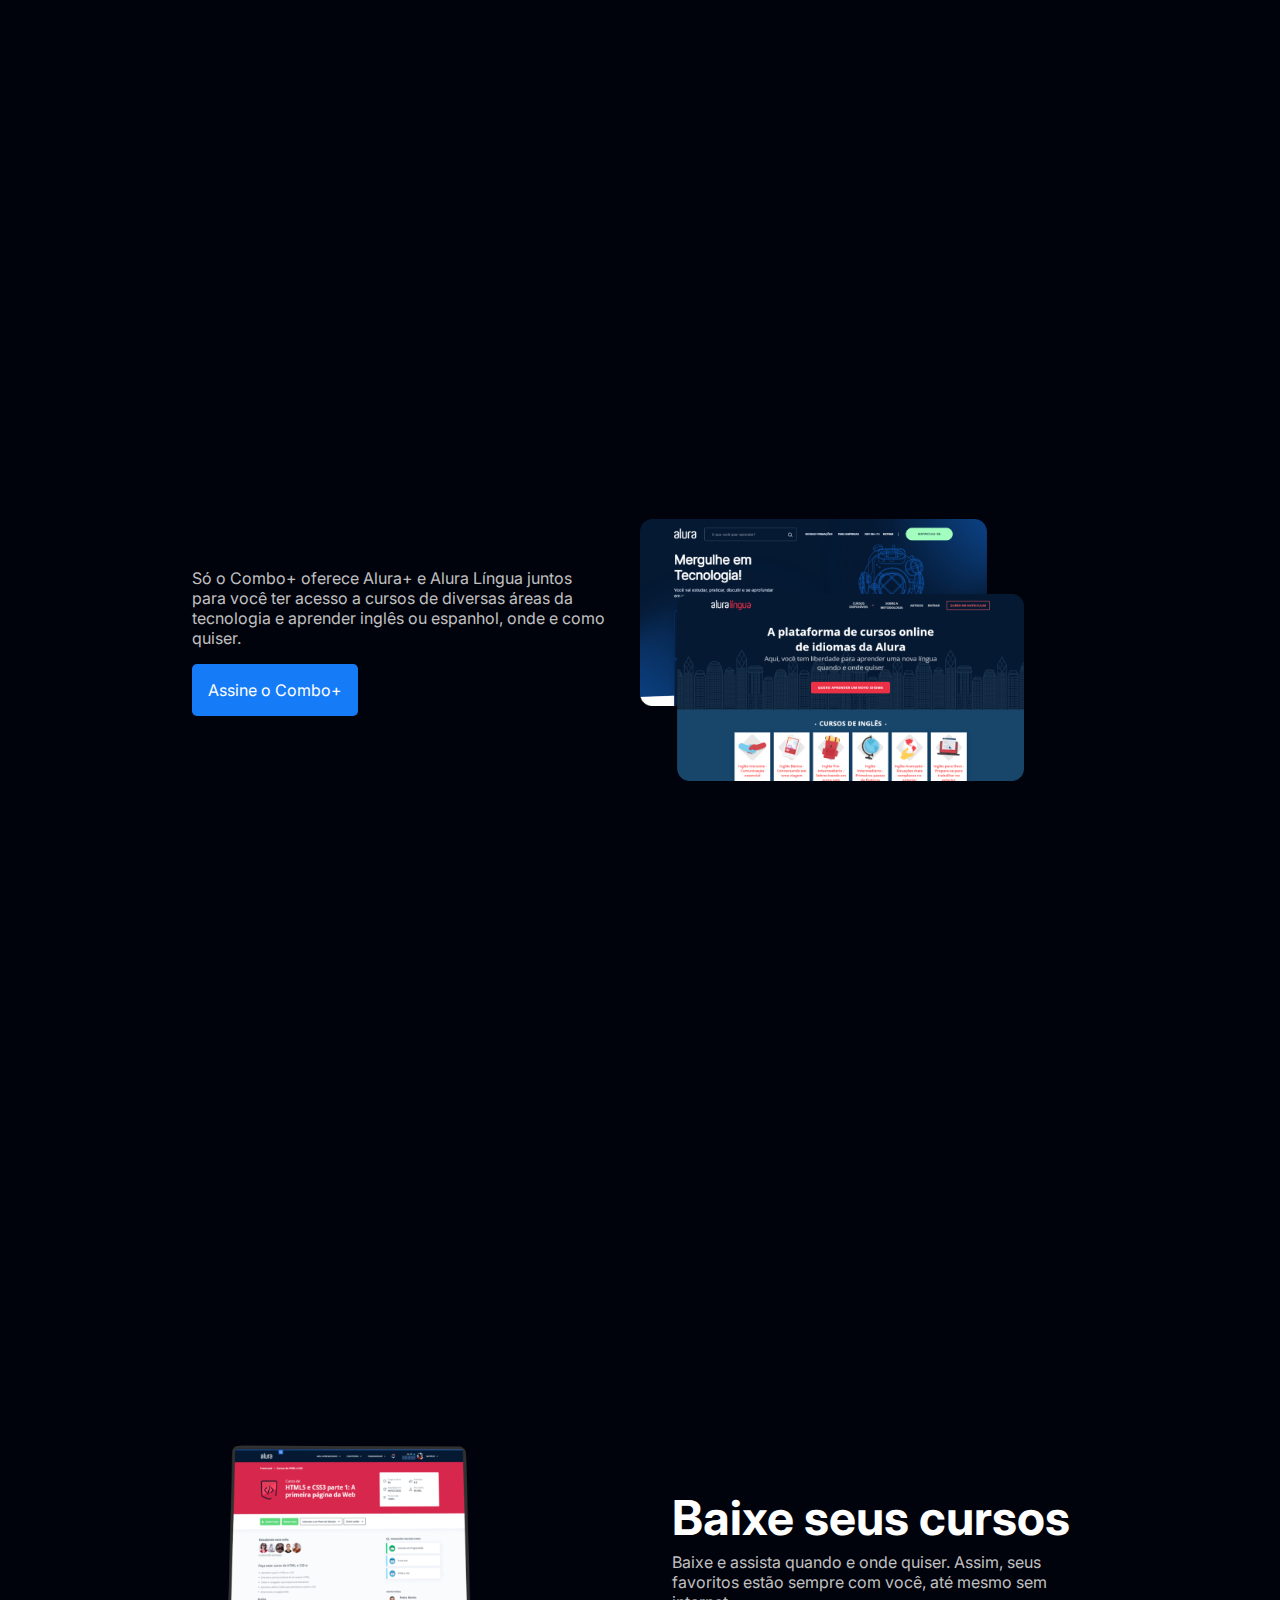
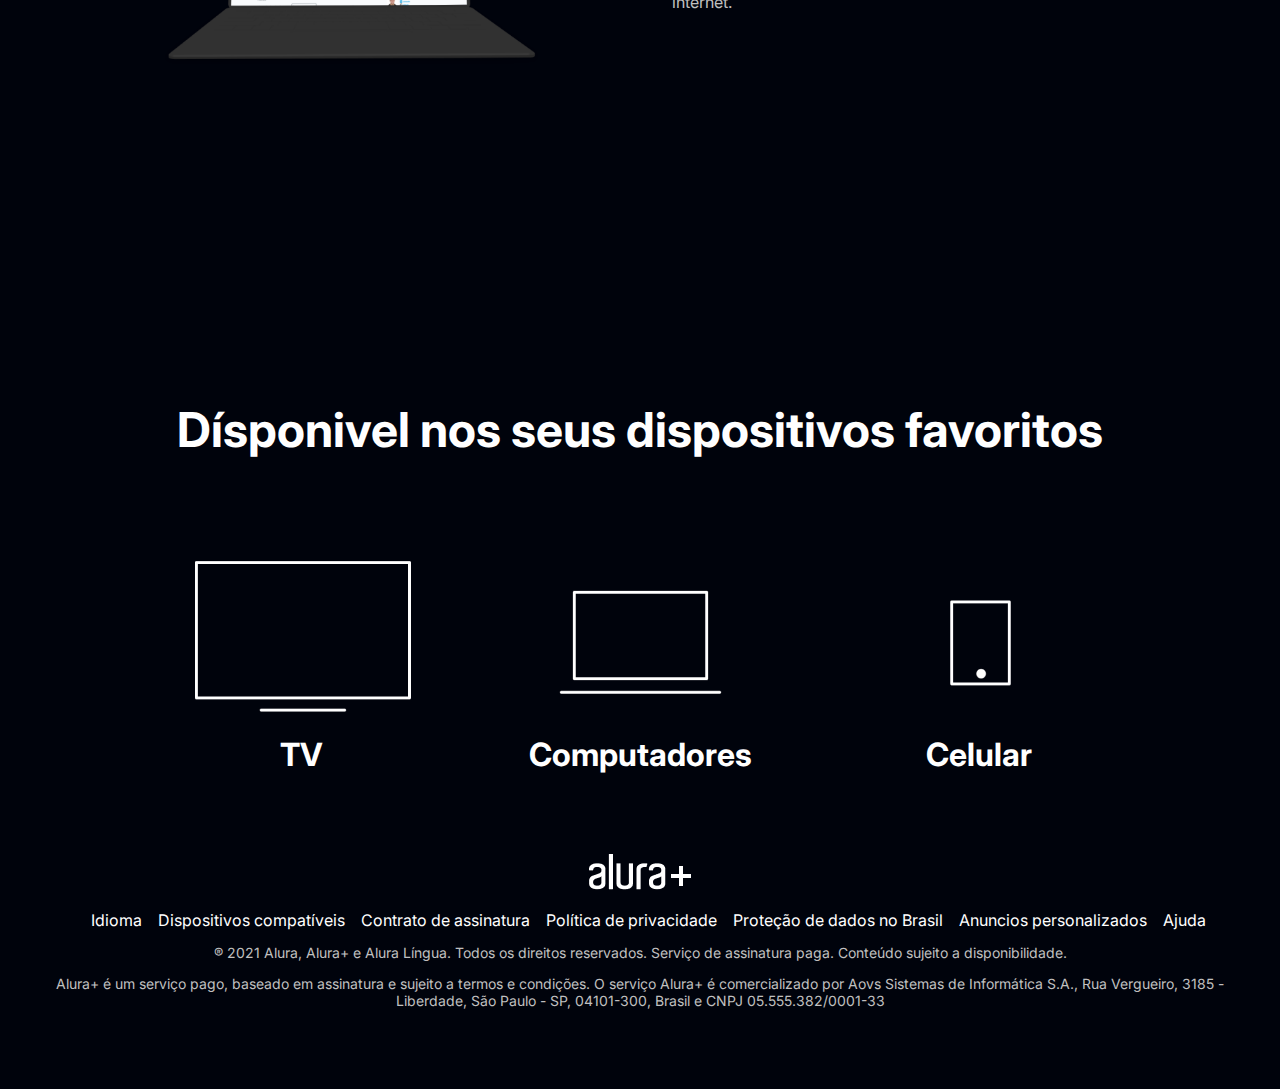
<file: HTML e CSS praticando HTML CSS/index.html>
<!DOCTYPE html>
<html>

<head>
    <title>Alura Plus</title>
    <meta charset="UTF-8">
    <meta name="viewport" content="width=device-width, initial-scale=1">
    <link rel="stylesheet" href="styles.css">
    <link rel="preconnect" href="https://fonts.googleapis.com">
    <link rel="preconnect" href="https://fonts.gstatic.com" crossorigin>
    <link href="https://fonts.googleapis.com/css2?family=Inter:wght@400;700&display=swap" rel="stylesheet">
</head>

<body>
    <section class="principal container">
        <div class="container__caixa">
            <h1 class="container__titulo">Com o Combo+, você pode aproveitar a Alura+ e o Alura Língua por um preço
                único.</h1>
            <img src="img/Combo.png" alt="O combo+ é a junção do alura+ e o alura língua" class="container__imagem">
            <a href="www.alura.com.br" class="container__botao">Assine por 12x de R$ 120,00*</a>
            <a href="www.alura.com.br" class="container__botao botao_secundario">Assinar somente o Alura+</a>
            <p class="container__aviso">*O preço pode variar caso a assinatura seja feita em outros planos.</p>
        </div>
    </section>

    <section class="container secundario">
        <img src="img/Plataformas.png" alt="Um monitor e um celular com a alura plus aberta" class="secundario__imagem">
        <div class="container__descricao">
            <h2 class="descricao__titulo">Assista do seu jeito</h2>
            <p class="descricao__texto">Aproveite a tela grande da TV ou assista no tablet, laptop, celular e outros
                aparelhos. Nossa seleção de cursos não para de crescer.</p>
        </div>
    </section>

    <section class="container secundario">
        <div class="container__descricao">
            <p class="descricao__texto">
                Só o Combo+ oferece Alura+ e Alura Língua juntos para você ter acesso a cursos de diversas áreas da
                tecnologia e aprender inglês ou espanhol, onde e como quiser.
            </p>
            <a href="www.alura.com.br" class="container__botao secundario__botao" container>Assine o Combo+</a>
        </div>
        <img src="img/Telas.png" alt="Tela do alura+ e alura língua" class="secundario__imagem">
    </section>

    <section class="container secundario">
        <img src="img/Notebook.png" alt="Notebook com a página do curso HTML5 e CSS3 da Alura aberta"
            class="secundario__imagem">
        <div class="container__descricao">
            <h2 class="descricao__titulo">Baixe seus cursos</h2>
            <p class="descricao__texto">Baixe e assista quando e onde quiser. Assim, seus favoritos estão sempre com
                você, até mesmo sem internet.</p>
        </div>
    </section>

    <section class="dispositivos">
        <h2 class="dispositivos__titulo">Dísponivel nos seus dispositivos favoritos</h2>
        <ul class="dispositivos__lista">
            <li>
                <img src="img/tv.png" alt="ícone de televisão">
                <h3 class="lista__item">TV</h3>
            </li>
            <li>
                <img src="img/computador.png" alt="ícone de computador">
                <h3 class="lista__item">Computadores</h3>
            </li>
            <li>
                <img src="img/celular.png" alt="ícone de celular">
                <h3 class="lista__item">Celular</h3>                
            </li>
        </ul>
    </section>

    <footer class="rodape">
        <img src="img/Logo.png" alt="Alura+" class="rodape__logo">
        <ul class="rodape__lista">
            <li class="lista__link">
                <a href="#">Idioma</a>
            </li>
            <li class="lista__link">
                <a href="#">Dispositivos compatíveis</a>
            </li>
            <li class="lista__link">
                <a href="#">Contrato de assinatura</a>
            </li>
            <li class="lista__link">
                <a href="#">Política de privacidade</a>
            </li>
            <li class="lista__link">
                <a href="#">Proteção de dados no Brasil</a>
            </li>
            <li class="lista__link">
                <a href="#">Anuncios personalizados</a>
            </li>
            <li class="lista__link">
                <a href="#">Ajuda</a>
            </li>
        </ul>

        <p class="rodape__texto">® 2021 Alura, Alura+ e Alura Língua. Todos os direitos reservados. Serviço de assinatura paga. Conteúdo sujeito a disponibilidade.</p>
        <p class="rodape__texto">Alura+ é um serviço pago, baseado em assinatura e sujeito a termos e condições. O serviço Alura+ é comercializado por Aovs Sistemas de Informática S.A., Rua Vergueiro, 3185 - Liberdade, São Paulo - SP, 04101-300, Brasil e CNPJ 05.555.382/0001-33</p>
    </footer>

</body>

</html>
</file>
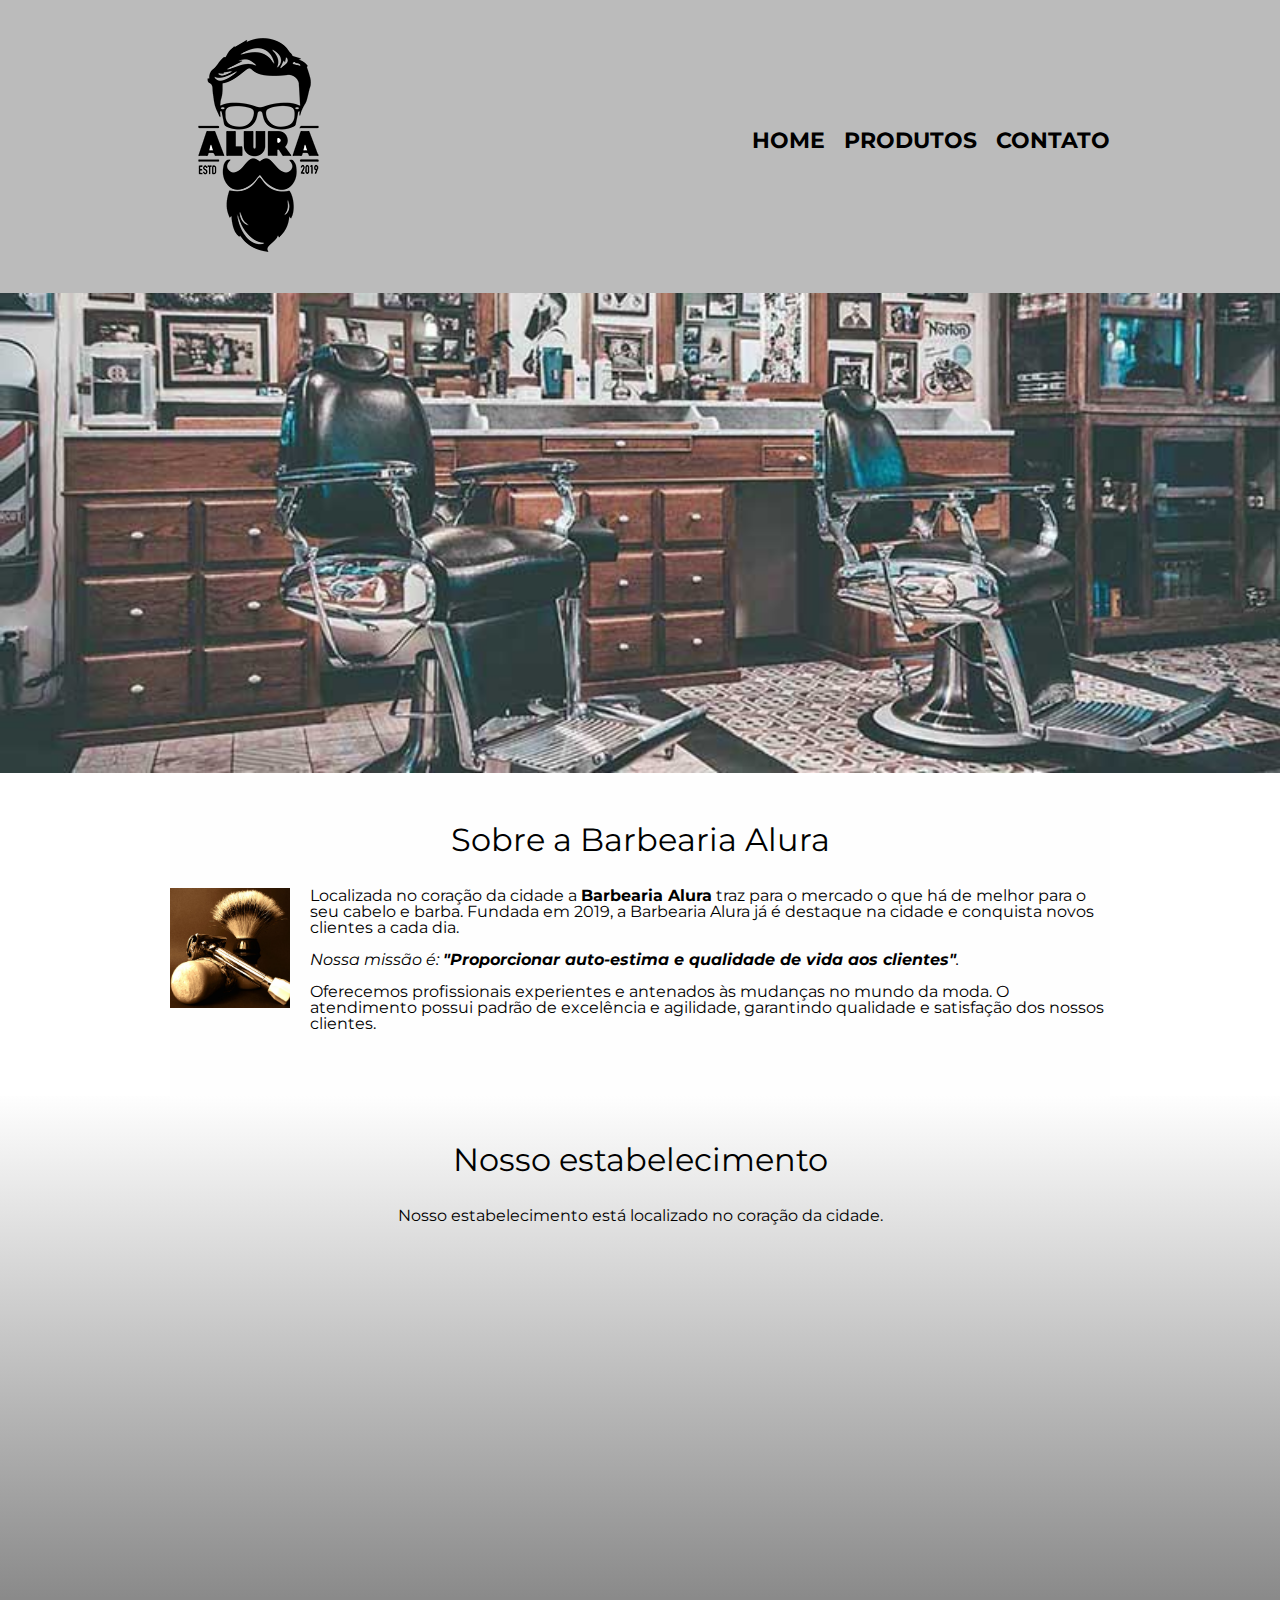
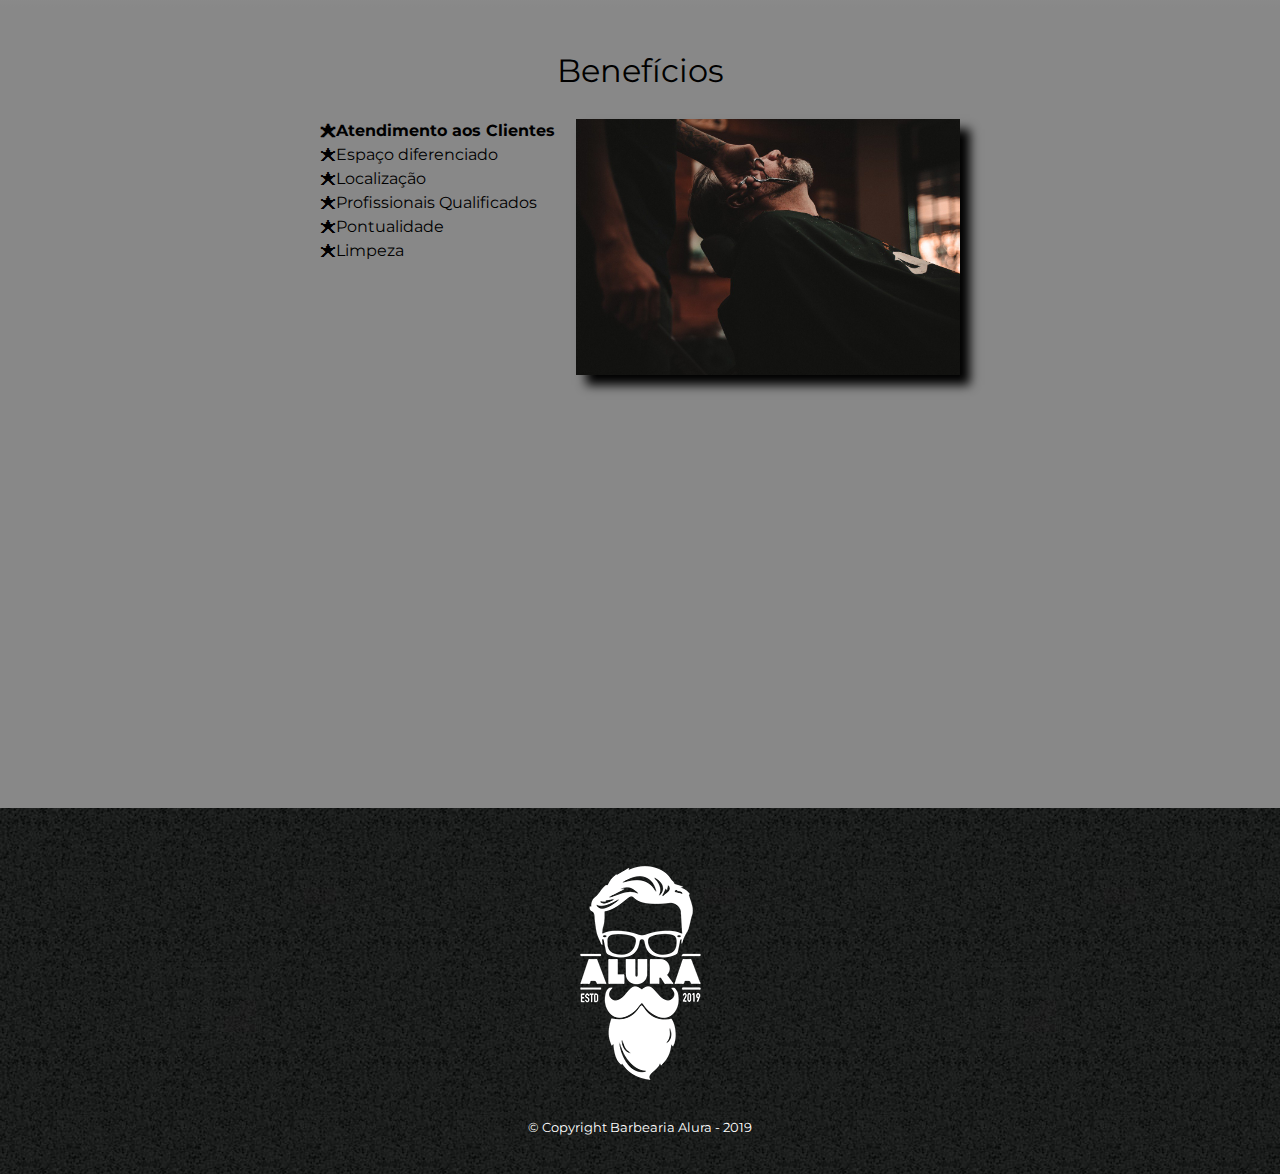
<file: HTML5 e CSS3 projeto final/index.html>
<!DOCTYPE html>
<html lang="pt-br">
	<head>
		<meta charset="UTF-8">
		<meta name="viewport" content="width=device-width">
		<title>Barbearia Alura</title>

		<link rel="stylesheet" href="reset.css">
		<link rel="stylesheet" href="style.css">
		<link href="https://fonts.googleapis.com/css?family=Montserrat&display=swap" rel="stylesheet">
	</head>

	<body>
		<header>
			<div class="caixa">
				<h1><img src="logo.png"></h1>

				<nav>
					<ul>
						<li><a href="index.html">Home</a></li>
						<li><a href="produtos.html">Produtos</a></li>
						<li><a href="contato.html">Contato</a></li>
					</ul>
				</nav>
			</div>
		</header>

		<img class="banner" src="banner.jpg">

		<main>
			<section class="principal">
				<h2 class="titulo-principal">Sobre a Barbearia Alura</h2>

				<img class="utensilios" src="utensilios.jpg" alt="Utensilios de um barbeiro.">
		 
				<p>Localizada no coração da cidade a <strong>Barbearia Alura</strong> traz para o mercado o que há de melhor para o seu cabelo e barba. Fundada em 2019, a Barbearia Alura já é destaque na cidade e conquista novos clientes a cada dia.</p>

				<p id="missao"><em>Nossa missão é: <strong>"Proporcionar auto-estima e qualidade de vida aos clientes"</strong>.</em></p>

				<p>Oferecemos profissionais experientes e antenados às mudanças no mundo da moda. O atendimento possui padrão de excelência e agilidade, garantindo qualidade e satisfação dos nossos clientes.</p>
			</section>

			<section class="mapa">
				<h3 class="titulo-principal">Nosso estabelecimento</h3>
				<p>Nosso estabelecimento está localizado no coração da cidade.</p>

				<div class="mapa-conteudo">
					<iframe src="https://www.google.com/maps/embed?pb=!1m18!1m12!1m3!1d3656.4483278365396!2d-46.63466568562861!3d-23.588249068469487!2m3!1f0!2f0!3f0!3m2!1i1024!2i768!4f13.1!3m3!1m2!1s0x94ce5a2b2ed7f3a1%3A0xab35da2f5ca62674!2sCaelum!5e0!3m2!1spt-BR!2sbr!4v1568814489656!5m2!1spt-BR!2sbr" width="100%" height="300" frameborder="0" style="border:0;" allowfullscreen=""></iframe>
				</div>
			</section>

			<section class="beneficios">
				<h3 class="titulo-principal">Benefícios</h3>

				<div class="conteudo-beneficios">
					<ul class="lista-beneficios">
						<li class="itens">Atendimento aos Clientes</li>
						<li class="itens">Espaço diferenciado</li>
						<li class="itens">Localização</li>
						<li class="itens">Profissionais Qualificados</li>
						<li class="itens">Pontualidade</li>
						<li class="itens">Limpeza</li>
					</ul><img src="beneficios.jpg" class="imagem-beneficios">
				</div>

				<div class="video">
					<iframe width="100%" height="315" src="https://www.youtube.com/embed/wcVVXUV0YUY" frameborder="0" allow="accelerometer; autoplay; encrypted-media; gyroscope; picture-in-picture" allowfullscreen></iframe>
				</div>
			</section>
		</main>

		<footer>
			<img src="logo-branco.png">
			<p class="copyright">&copy; Copyright Barbearia Alura - 2019</p>
		</footer>
	</body>
</html>
</file>
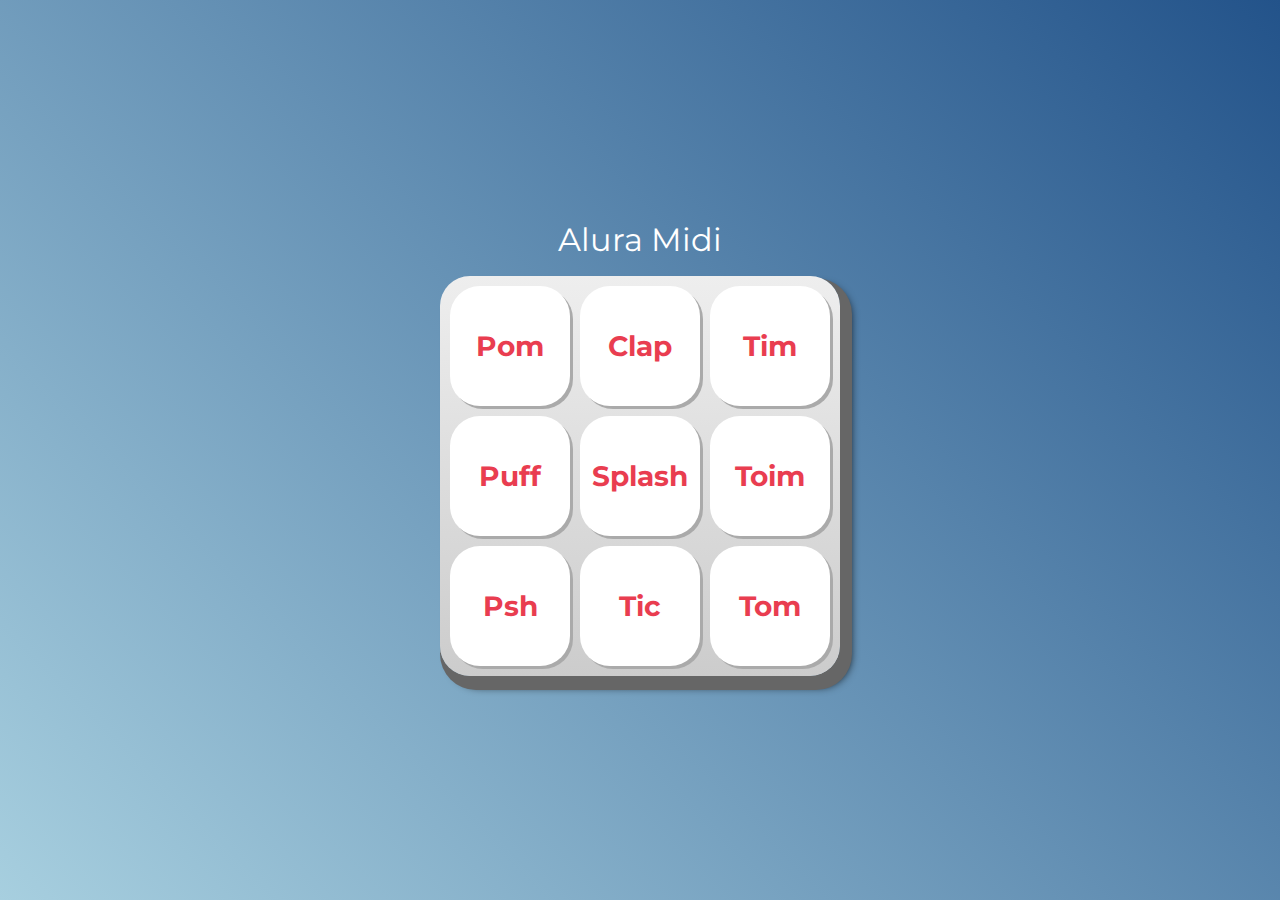
<file: javaScript para Web Crie páginas dinâmicas/aluramidi-curso/index.html>
<!DOCTYPE html>
<html lang="pt-BR">
<head>
    <meta charset="UTF-8">
    <meta http-equiv="X-UA-Compatible" content="IE=edge">
    <meta name="viewport" content="width=device-width, initial-scale=1.0">

    <title>Alura MIDI</title>

    <link rel="preconnect" href="https://fonts.googleapis.com">
    <link rel="preconnect" href="https://fonts.gstatic.com" crossorigin>
    <link href="https://fonts.googleapis.com/css2?family=Montserrat:wght@500;600&display=swap" rel="stylesheet">

    <link rel="icon" type="image/png" href="images/bateria.png">
    <link rel="stylesheet" href="css/reset.css">
    <link rel="stylesheet" href="css/estilos.css">

</head>
<body>

    <h1>Alura Midi</h1>

    <section class="teclado">
        <button class="tecla tecla_pom">Pom</button>
        <button class="tecla tecla_clap">Clap</button>
        <button class="tecla tecla_tim">Tim</button>

        <button class="tecla tecla_puff">Puff</button>
        <button class="tecla tecla_splash">Splash</button>
        <button class="tecla tecla_toim">Toim</button>

        <button class="tecla tecla_psh">Psh</button>
        <button class="tecla tecla_tic">Tic</button>
        <button class="tecla tecla_tom">Tom</button>
    </section>

    <audio src="sounds/keyq.wav" id="som_tecla_pom"></audio>
    <audio src="sounds/keyw.wav" id="som_tecla_clap"></audio>
    <audio src="sounds/keye.wav" id="som_tecla_tim"></audio>
    <audio src="sounds/keya.wav" id="som_tecla_puff"></audio>
    <audio src="sounds/keys.wav" id="som_tecla_splash"></audio>
    <audio src="sounds/keyd.wav" id="som_tecla_toim"></audio>
    <audio src="sounds/keyz.wav" id="som_tecla_psh"></audio>
    <audio src="sounds/keyx.wav" id="som_tecla_tic"></audio>
    <audio src="sounds/keyc.wav" id="som_tecla_tom"></audio>

    <script src="main.js"></script>
</body>
</html>
</file>
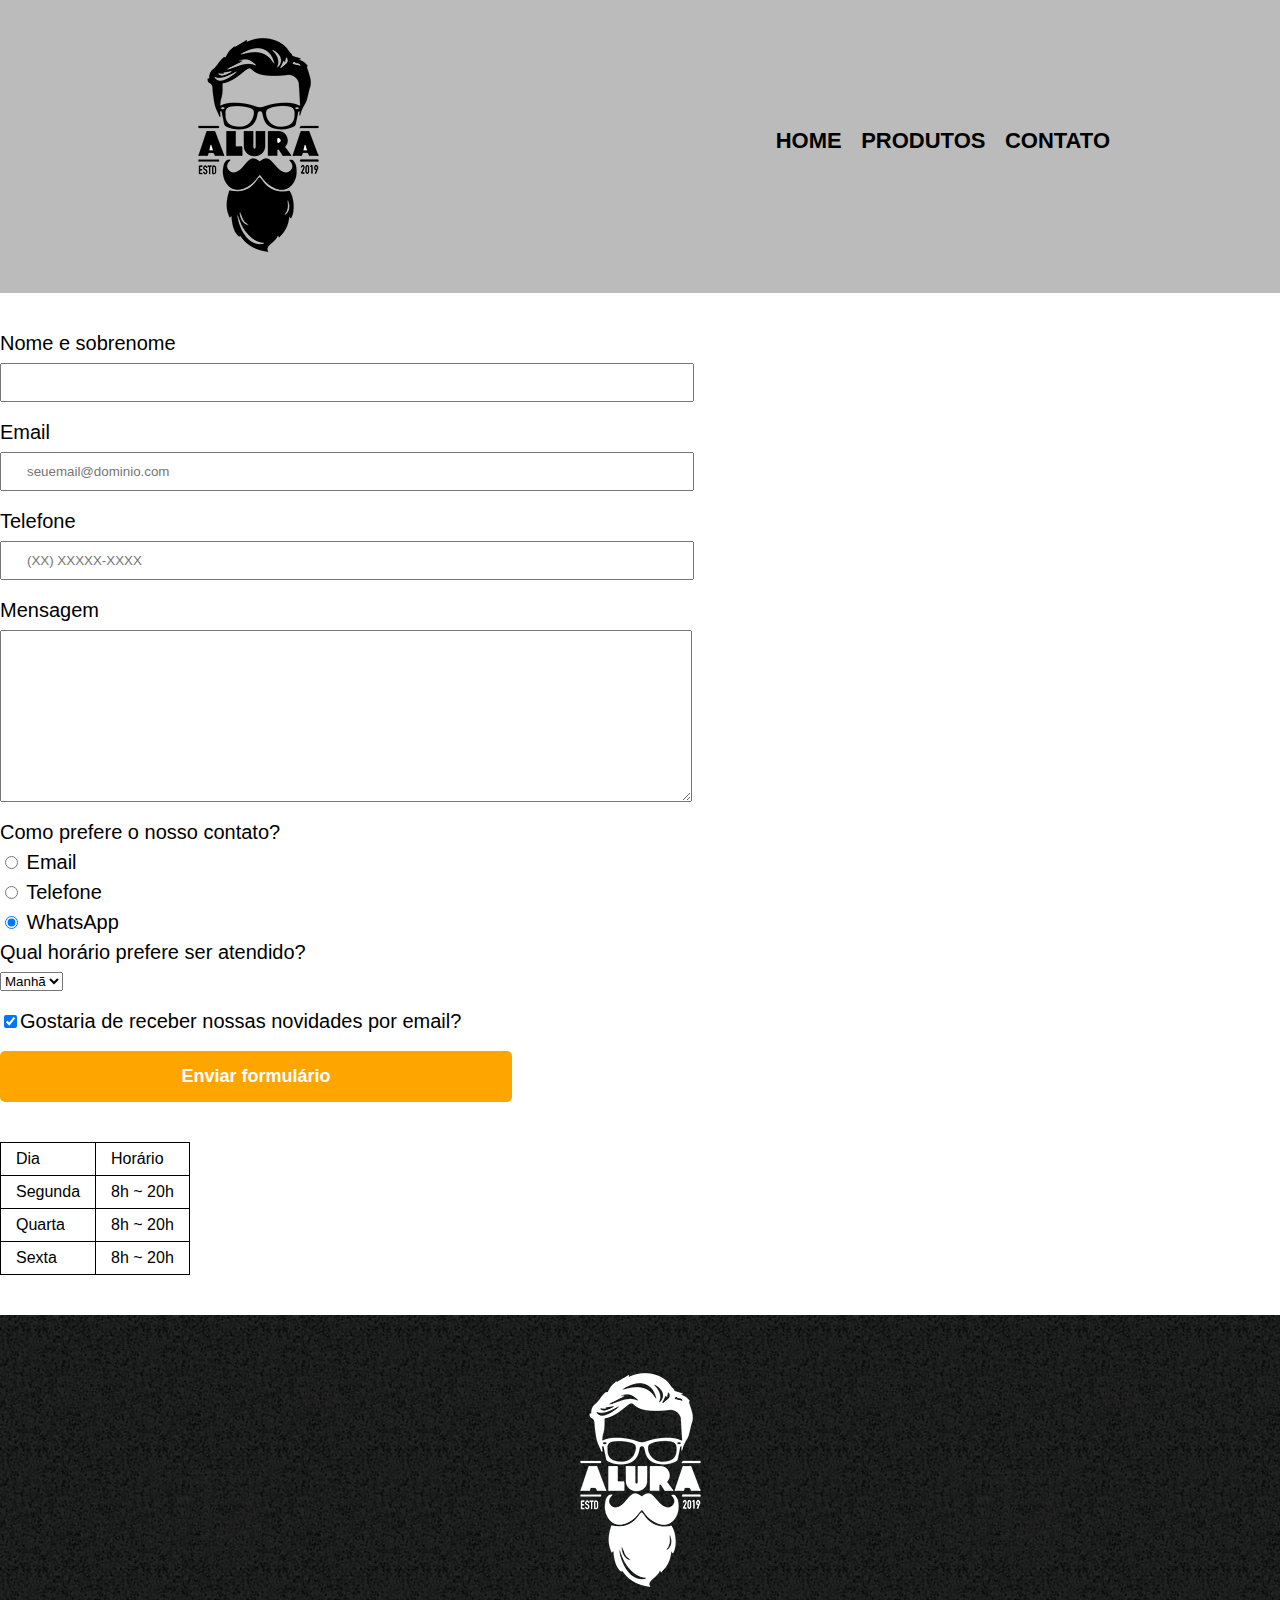
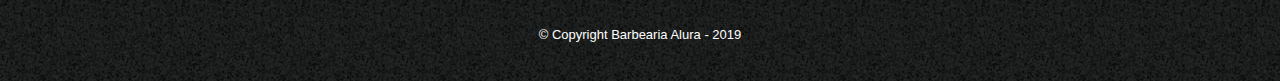
<file: HTML5 e CSS3 projeto final/contato.html>
<!DOCTYPE html>
<html>
	<head>
		<meta charset="UTF-8">
		<title>Contato - Barbearia Alura</title>

		<link rel="stylesheet" href="reset.css">
		<link rel="stylesheet" href="style.css">
	</head>
	<body>
		<header>
			<div class="caixa">
				<h1><img src="logo.png" alt="Logo da Barbearia Alura"></h1>

				<nav>
					<ul>
						<li><a href="index.html">Home</a></li>
						<li><a href="produtos.html">Produtos</a></li>
						<li><a href="contato.html">Contato</a></li>
					</ul>
				</nav>
			</div>
		</header>

		<main>
			<form>
				<label for="nomesobrenome">Nome e sobrenome</label>
				<input type="text" id="nomesobrenome" class="input-padrao" required>

				<label for="email">Email</label>
				<input type="email" id="email" class="input-padrao" required placeholder="seuemail@dominio.com">

				<label for="telefone">Telefone</label>
				<input type="tel" id="telefone" class="input-padrao" required placeholder="(XX) XXXXX-XXXX">

				<label for="mensagem">Mensagem</label>
				<textarea cols="70" rows="10" id="mensagem" class="input-padrao" required></textarea>

				<fieldset>
					<legend>Como prefere o nosso contato?</legend>
					<label for="radio-email"><input type="radio" name="contato" value="email" id="radio-email"> Email</label>
					
					<label for="radio-telefone"><input type="radio" name="contato" value="telefone" id="radio-telefone"> Telefone</label>
					
					<label for="radio-whatsapp"><input type="radio" name="contato" value="whatsapp" id="radio-whatsapp" checked> WhatsApp</label>
				</fieldset>

				<fieldset>
					<legend>Qual horário prefere ser atendido?</legend>
					<select>
						<option>Manhã</option>
						<option>Tarde</option>
						<option>Noite</option>
					</select>
				</fieldset>

				<label class="checkbox"><input type="checkbox" checked>Gostaria de receber nossas novidades por email?</label>

				<input type="submit" value="Enviar formulário" class="enviar">
			</form>

			<table>
				<tr>
					<td>Dia</td>
					<td>Horário</td>
				</tr>
				<tr>
					<td>Segunda</td>
					<td>8h ~ 20h</td>
				</tr>
				<tr>
					<td>Quarta</td>
					<td>8h ~ 20h</td>
				</tr>
				<tr>
					<td>Sexta</td>
					<td>8h ~ 20h</td>
				</tr>
			</table>
		</main>

		<footer>
			<img src="logo-branco.png" alt="Logo da Barbearia Alura">
			<p class="copyright">&copy; Copyright Barbearia Alura - 2019</p>
		</footer>
	</body>
</html>
</file>
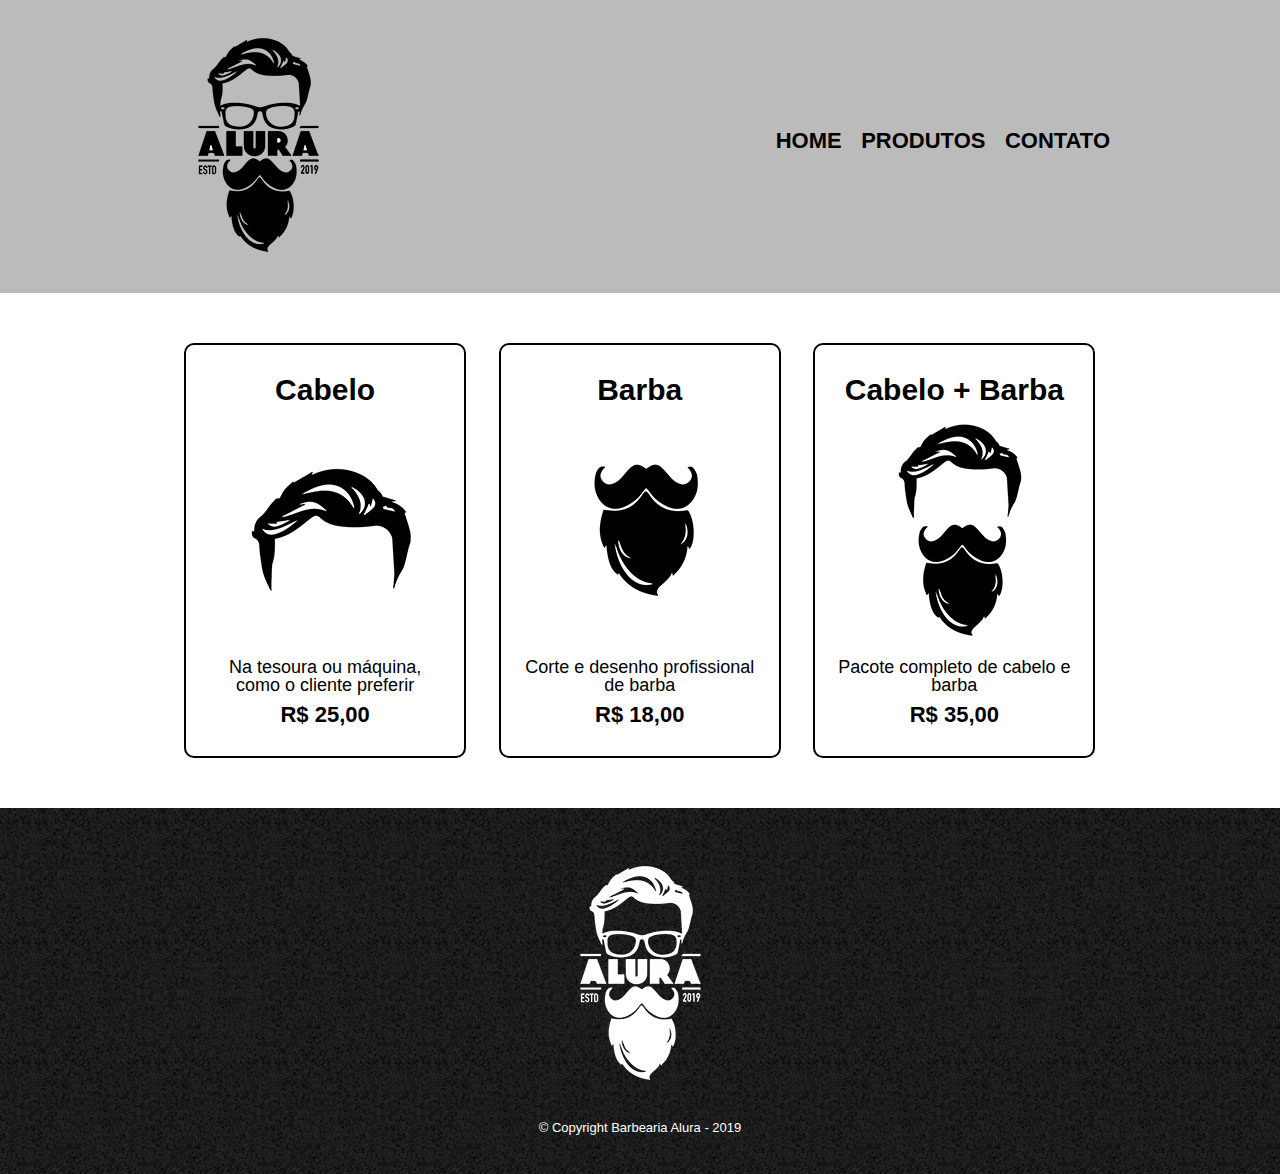
<file: HTML5 e CSS3 projeto final/produtos.html>
<!DOCTYPE html>
<html>
	<head>
		<meta charset="UTF-8">
		<title>Produtos - Barbearia Alura</title>

		<link rel="stylesheet" href="reset.css">
		<link rel="stylesheet" href="style.css">
	</head>
	<body>
		<header>
			<div class="caixa">
				<h1><img src="logo.png"></h1>

				<nav>
					<ul>
						<li><a href="index.html">Home</a></li>
						<li><a href="produtos.html">Produtos</a></li>
						<li><a href="contato.html">Contato</a></li>
					</ul>
				</nav>
			</div>
		</header>

		<main>
			<ul class="produtos">
				<li>
					<h2>Cabelo</h2>
					<img src="cabelo.jpg">
					<p class="produto-descricao">Na tesoura ou máquina, como o cliente preferir</p>
					<p class="produto-preco">R$ 25,00</p>
				</li>
				<li>
					<h2>Barba</h2>
					<img src="barba.jpg">
					<p class="produto-descricao">Corte e desenho profissional de barba</p>
					<p class="produto-preco">R$ 18,00</p>
				</li>
				<li>
					<h2>Cabelo + Barba</h2>
					<img src="cabelo+barba.jpg">
					<p class="produto-descricao">Pacote completo de cabelo e barba</p>
					<p class="produto-preco">R$ 35,00</p>
				</li>
			</ul>
		</main>

		<footer>
			<img src="logo-branco.png">
			<p class="copyright">&copy; Copyright Barbearia Alura - 2019</p>
		</footer>
	</body>
</html>
</file>
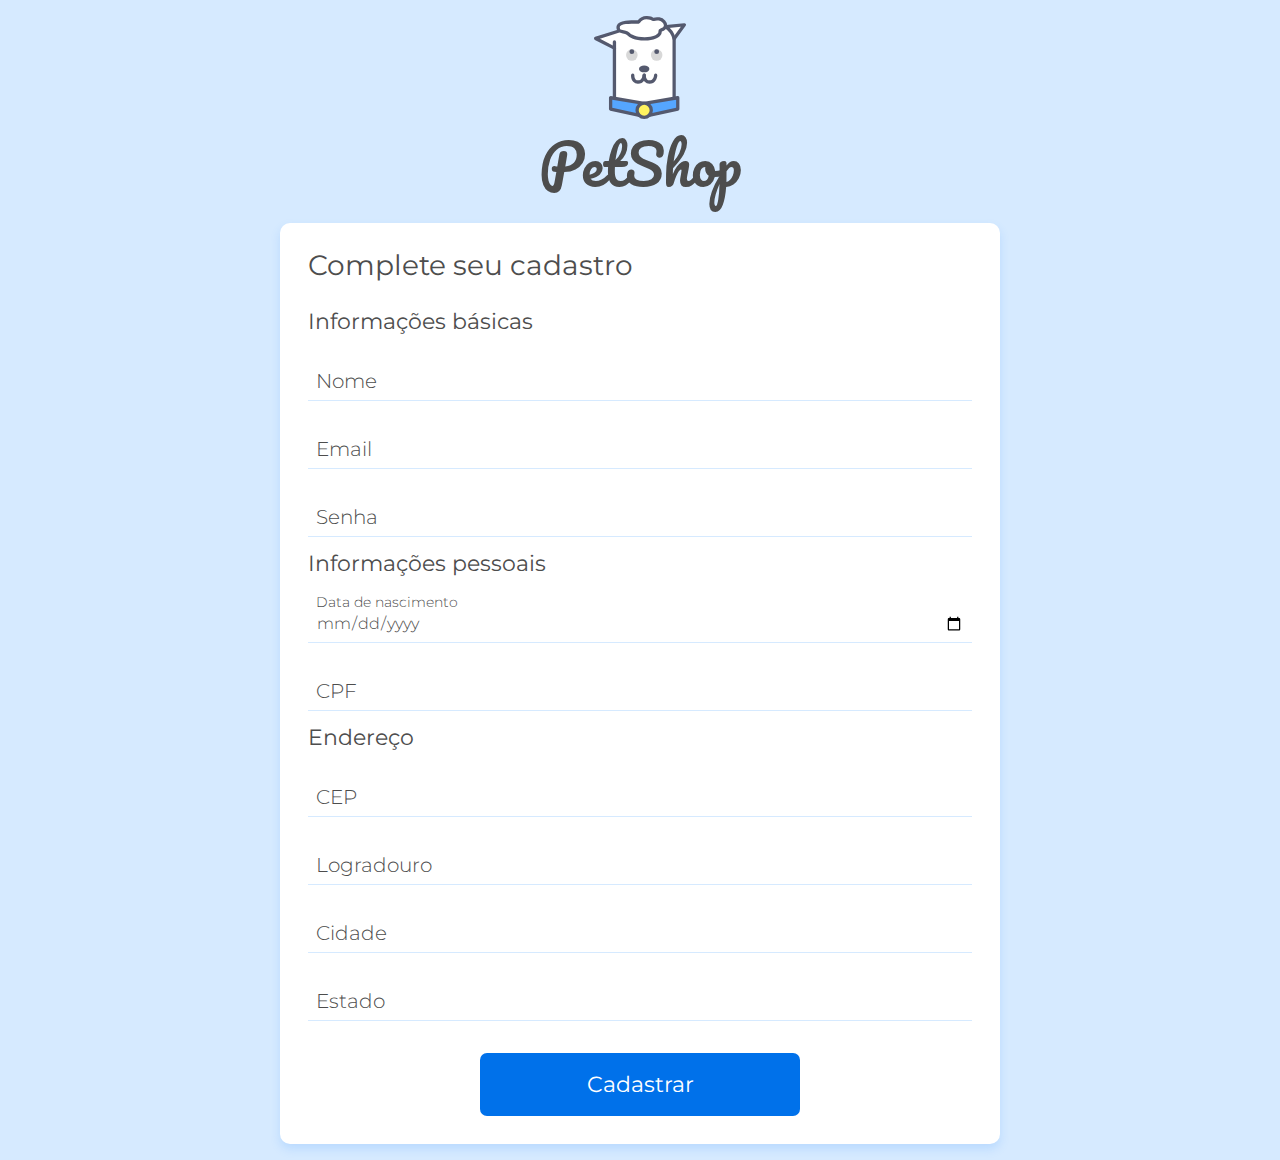
<file: JavaScript na Web validação de Formulários e HTML5/cadastro.html>
<!DOCTYPE html>
<html lang="pt">
<head>
    <meta charset="UTF-8">
    <meta name="viewport" content="width=device-width, initial-scale=1.0">
    <title>Doguito Petshop | Criar conta</title>
    <link href="https://fonts.googleapis.com/css2?family=Montserrat:wght@300;400&display=swap" rel="stylesheet">
    <link href="https://fonts.googleapis.com/css2?family=Pacifico&display=swap" rel="stylesheet"> 
    <link rel="stylesheet" href="./assets/css/base/base.css">
    <link rel="stylesheet" href="./assets/css/cadastro.css">
    <link rel="stylesheet" href="./assets/css/componentes/cartao.css">
    <link rel="stylesheet" href="./assets/css/componentes/inputs.css">
    <link rel="stylesheet" href="./assets/css/componentes/botao.css">
</head>
<body>
    <main class="container flex flex--coluna flex--centro">
        <div class="cadastro-cabecalho">
            <img src="./assets/img/doguito.svg" alt="Logo Doguito" class="cadastro-cabecalho__logo">
            <h1 class="cadastro-cabecalho__titulo">PetShop</h1>
        </div>
        <section class="cartao">
            <h2 class="cartao__titulo">Complete seu cadastro</h2>
            <form action="./cadastro_concluido.html" class="formulario flex flex--coluna">
                <fieldset>
                    <legend class="formulario__legenda">Informações básicas</legend>
                    <div class="input-container">
                        <input name="nome" id="nome" class="input" type="text" placeholder="Nome" data-tipo="nome" required>
                        <label class="input-label" for="nome">Nome</label>
                        <span class="input-mensagem-erro">Este campo não está válido</span>
                    </div>
                    <div class="input-container">
                        <input name="email" id="email" class="input" type="email" placeholder="Email" data-tipo="email" required>
                        <label class="input-label" for="email">Email</label>
                        <span class="input-mensagem-erro">Este campo não está válido</span>
                    </div>
                    <div class="input-container">
                        <input name="senha" id="senha" class="input" type="password" placeholder="Senha" pattern="^(?=.*[a-z])(?=.*[A-Z])(?=.*[0-9])(?!.*[ !@#$%^&*_=+-]).{6,12}$" title="A senha deve conter entre 6 a 12 caracteres, deve conter pelo menos uma letra maiúscula, um número e não deve conter símbolos." data-tipo="senha" required>
                        <label class="input-label" for="senha">Senha</label>
                        <span class="input-mensagem-erro">Este campo não está válido</span>
                    </div>
                </fieldset>
                <fieldset>
                    <legend class="formulario__legenda">Informações pessoais</legend>
                    <div class="input-container">
                        <input name="nascimento" id="nascimento" class="input" type="date" placeholder="Data de nascimento" data-tipo="dataNascimento" required>
                        <label class="input-label" for="nascimento">Data de nascimento</label>
                        <span class="input-mensagem-erro">Este campo não está válido</span>
                    </div>
                    <div class="input-container">
                        <input name="cpf" id="cpf" class="input" type="text" placeholder="CPF" data-tipo="cpf" required>
                        <label class="input-label" for="cpf">CPF</label>
                        <span class="input-mensagem-erro">Este campo não está válido</span>
                    </div>
                </fieldset>
                <fieldset>
                    <legend class="formulario__legenda">Endereço</legend>
                    <div class="input-container">
                        <input name="cep" id="cep" class="input" type="text" placeholder="CEP" pattern="[\d]{5}-?[\d]{3}" data-tipo="cep" required>
                        <label class="input-label" for="cep">CEP</label>
                        <span class="input-mensagem-erro">Este campo não está válido</span>
                    </div>
                    <div class="input-container">
                        <input name="logradouro" id="logradouro" class="input" type="text" placeholder="Logradouro" data-tipo="logradouro" required>
                        <label class="input-label" for="logradouro">Logradouro</label>
                        <span class="input-mensagem-erro">Este campo não está válido</span>
                    </div>
                    <div class="input-container">
                        <input name="cidade" id="cidade" class="input" type="text" placeholder="Cidade" data-tipo="cidade" required>
                        <label class="input-label" for="cidade">Cidade</label>
                        <span class="input-mensagem-erro">Este campo não está válido</span>
                    </div>
                    <div class="input-container">
                        <input name="estado" id="estado" class="input" type="text" placeholder="Estado" data-tipo="estado" required>
                        <label class="input-label" for="estado">Estado</label>
                        <span class="input-mensagem-erro">Este campo não está válido</span>
                    </div>
                </fieldset>
                <button class="botao">Cadastrar</a>
            </form>
        </section>
    </main>
    <script src="./js/app.js" type="module"></script>
</body>
</html>
</file>
<file: CSS Grid simplificando layouts/assets/css/style.css>
.app {
    background: #f1f1f1;
    display: grid;  
    font-family: Arial, Helvetica, sans-serif;
    grid-template-areas: 
        "cabecalho"
        "conteudo"
        "rodape";
    grid-template-columns: auto;
    grid-template-rows: 50px auto auto; 
}

.cabecalho {
    align-items: center;
    display: flex;
    grid-area: cabecalho;
    padding: 0 2rem;
}

.conteudo {
    grid-area: conteudo;
    padding: 0 2rem;
}

.rodape {
    background: #fdfdfd;
    color: #333333;
    font-size: .8rem;
    grid-area: rodape;
    padding: 1rem;
    text-align: center;
}
</file>
<file: CSS Grid simplificando layouts/assets/css/destaques.css>
.caixa {
    align-items: flex-end;
    display: flex;
    justify-content: center;
}

.destaques {
    display: grid;
    grid-gap: .2rem;
    grid-template-columns: 25% 25% 25% 25%;
    grid-template-rows: 33.33% 33.33% 33.33%;
    height: calc(100vh - 50px);
}

.destaques__titulo {
    background: rgba(0, 0, 0, .5);
    color: #fdfdfd;
    padding: .6rem;
    text-align: center;
    width: 100%;
}

.destaques__principal {
    background: url('../img/fortnite.jpg') center / cover no-repeat;
    grid-row: 1 / 3;
}

.destaques__secundario:nth-child(2) {
    background: url('../img/pubg.jpg') center / cover no-repeat;
}

.destaques__secundario:nth-child(3) {
    background: url('../img/slack.png') center / cover no-repeat;
}

.destaques__secundario:nth-child(4) {
    background: url('../img/whatsapp.png') center / cover no-repeat;
}

.destaques__secundario:nth-child(5) {
    background: url('../img/cs-go.jpg') center / cover no-repeat;
}

.destaques__categorias {
    grid-row: 3 / 3;
}

.destaques__categorias___lista {
    display: flex;
    flex-wrap: wrap;
    height: 100%;
    justify-content: space-between; 
}

.destaques__categorias___item {
    align-items: center;
    background: #fdfdfd;
    border-left: 5px solid transparent;
    color: #333333;
    display: flex;
    padding: 1rem;
    width: 50%;
}

.destaques__categorias___link {
    color: inherit;
}
</file>
<file: CSS Grid simplificando layouts/assets/css/populares.css>
.populares {
    padding: 3rem 0;
}

.populares__conteudo {
    display: flex;
    flex-wrap: wrap;
    padding: 1rem 0rem;
}

.populares__card {
    background: #fdfdfd;
    display: grid;
    grid-template-areas: 
        "card-imagem"
        "card-corpo";
    grid-template-columns: 100%;
}

.populares__card:last-child { 
    margin-right: 0;
}
 
.populares__card___imagem {
    grid-area: card-imagem;
    height: 100%;
    width: 100%;
}

.populares__card___corpo {
    display: grid;
    grid-area: card-corpo;
    grid-row-gap: .5rem;
    grid-template-areas: 
        "card-cabecalho"
        "card-conteudo";
    grid-template-rows: 50px auto;
    padding: .75rem;
}

.populares__card___titulo {
    color: #333333;
    font-size: 1.5rem;
}

.populares__card___data {
    color: #808080;
    font-size: .9rem;
}

.populares__card___descricao {
    color: #333333;
    line-height: 1.5;
    margin: 1rem 0;
    text-align: justify;
}

.populares__titulo {
    font-weight: 500;
}

.populares__icone {
    margin-right: .25rem;
}

.populares__cabecalho {
    border-bottom: 1px solid #dcdcdc;
    display: flex;
    justify-content: space-between;
}

.populares__botao {
    background: transparent;
    border: none;
    color: #333333;
}
</file>
<file: CSS Grid simplificando layouts/assets/css/menu.css>
.menu__link {
    color: #333333;
    padding: .5rem 1rem;
}

.menu__link:hover, .menu__link.ativo {
    border-bottom: 2px solid #0073e6;
}
</file>
<file: CSS Grid simplificando layouts/assets/css/responsivo.css>
@media screen and (min-width: 0) {
    .destaques__principal, .destaques__categorias {
        grid-column: 1 / 5;
    }

    .destaques__secundario:nth-child(2) {
        display: none;
        grid-column: none;
        grid-row: none;
    }

    .destaques__secundario:nth-child(3) {
        display: none;
        grid-column: none;
        grid-row: none;
    }

    .destaques__secundario:nth-child(4) {
        display: none;
        grid-column: none;
        grid-row: none;
    }

    .destaques__secundario:nth-child(5) {
        display: none;
        grid-column: none;
        grid-row: none;
    }

    .populares__conteudo {
        flex-direction: column;
    }

    .populares__card {
        grid-template-rows: 150px auto;
        margin-bottom: 3rem;
        margin-right: 0;
        width: 100%;
    }
}
@media screen and (min-width: 768px) {
    .destaques__principal {
        grid-column: 1 / 4;
    }

    .destaques__secundario:nth-child(2) {
        display: flex;
        grid-column: 4 / 4;
        grid-row: 1 / 1;
    }

    .destaques__secundario:nth-child(3) {
        display: flex;
        grid-column: 4 / 4;
        grid-row: 2 / 2;
    }

    .destaques__secundario:nth-child(4) {
        display: flex;
        grid-column: 4 / 4;
        grid-row: 3 / 3;
    }

    .destaques__secundario:nth-child(5) {
        display: flex;
        grid-column: 3 / 3;
        grid-row: 3 / 3;
    }

    .destaques__categorias {
        grid-column: 1 / 3;
    }

    .populares__conteudo {
        flex-direction: row;
    }

    .populares__card {
        grid-template-rows: 173px auto;
        margin-right: 1rem;
        width: calc(50% - 1rem);
    }
}
@media screen and (min-width: 992px) {
    .populares__card {
        width: calc(33.33% - 1rem);
    }
}
@media screen and (min-width: 1200px) {
    .populares__card {
        margin-bottom: 0; 
        width: calc(20% - 1rem);
    }
}
</file>
<file: Flexbox posicione elementos na tela/css/style.css>
body {
	background-color: #F2F5F7;
	font-family: 'Open Sans',Arial,sans-serif;
}

.container {
	width: 94%;
	margin: 0 auto;
}

.cabecalhoPrincipal {
	background-color: #FFF;
	padding: 20px 0;
}

.cabecalhoPrincipal-titulo {
	font-weight: bold;
	font-size: 2em;
	margin-bottom: 20px;
}

.cabecalhoPrincipal-titulo a {
	text-decoration: none;
	color: inherit;
}

.cabecalhoPrincipal-nav-link {
	padding: 10px;
	margin-bottom: 10px;
	color: #9799A6;
	background-color: #FFF;
	text-decoration: none;
	transition: .5s;
	display: block;

	border-bottom: 1px solid #9799A6;
}

.conteudoPrincipal {
	margin-top: 20px;
	margin-bottom: 20px;
}

.subtitulo {
	font-weight: bold;
	font-size: 32px;
	margin-bottom: 10px;
	text-align: center;
}

.conteudoPrincipal-cursos-link {
	height: 100px;
	background-color: #FFF;
	text-align: center;
	margin: 1%;
	transition: .3s;
	box-shadow: 2px 2px 2px #CCC;
	position: relative;
}

.conteudoPrincipal-cursos-link a {
	text-decoration: none;
	color: #000;
	font-weight: bold;
	display: block;
	width: 100%;
	height: 100%;
	position: absolute;
	top: 0;
	left: 0;
}

.conteudoPrincipal-cursos-link:hover {
	box-shadow: 4px 4px 4px #CCC;
}

.conteudoPrincipal-cursos-link a:before {
	content: '';
	display: block;
	width: 50px;
	height: 50px;
	margin: 10px auto;
}

.conteudoPrincipal-cursos-link:nth-child(even) a:before {
	background: url(../img/background1.svg) no-repeat;	
}

.conteudoPrincipal-cursos-link:nth-child(odd) a:before {
	background: url(../img/background2.svg) no-repeat;
}


.rodapePrincipal {
	background-color: #324C64;
	padding-top: 20px;
}

.rodapePrincipal .subtitulo {
	color: #FFF;
}

.rodapePrincipal-navMap-link {
	text-decoration: none;
	color: #FFF;
	margin-top: 10px;
}

.rodapePrincipal-navMap-link {
	font-size: .9em;
}

.navmap-list-title {
	font-weight: 700;
	font-size: 1.3em;
	margin: .9em 0;
	padding-left: .3em;
	padding-top: .2em;
	padding-bottom: .2em;
}

.navmap-list-title + .rodapePrincipal-navMap-link {
	margin-top: 0;
}

.navmap-list-title-bancoDeDados { color: #EC6E5A; border-left: 4px solid #EC6E5A; }
.navmap-list-title-framework { color: #AD85BF; border-left: 4px solid #AD85BF; }
.navmap-list-title-frontend { color: #5EC6F3; border-left: 4px solid #5EC6F3; }
.navmap-list-title-backend { color: #25D285; border-left: 4px solid #25D285; }

.rodapePrincipal-patrocinadores {
	margin-top: 30px;
	background: #F2F5F7;
	padding: 20px 0;
}

.rodapePrincipal-contatoForm {
	margin-top: 20px;
	text-align: center;
}

.rodapePrincipal-contatoForm label[for=email-contato] {
	font-weight: bold;
	font-size: 14px;
	color: #000;
	margin-bottom: 5px;
	display: block;
}

.rodapePrincipal-contatoForm-emailInput {
	border-top-left-radius: 5px;
	border-bottom-left-radius: 5px;
	padding: 10px;
}

.rodapePrincipal-contatoForm-submit {
	border-top-right-radius: 5px;
	border-bottom-right-radius: 5px;
	background-color: #4DBA7A;
	color: #FFF;
	cursor: pointer;
	
}

.rodapePrincipal-contatoForm-submit,
.rodapePrincipal-contatoForm-emailInput {
	outline: 0;
	border: 1px solid #4DBA7A;
	box-sizing: border-box;
	font-size: 16px;
}

.videoSobre {
	background-color: #5E9EDC;
	padding: 25px 0;

}

.videoSobre-video {
	max-width: 100%;
}

.videoSobre .container {
	color: #FFF;
}

.videoSobre-sobre-title {
	font-size: 1.2em;
	font-weight: bolder;
}

.videoSobre-sobre {
	font-size: 1.3em;
	line-height: 2;
}

.videoSobre-button {
	border-radius: 8px;
	background-color: #ec6e5a;
	display: block;
	color: #FFF;
	border: none;
	height: 50px;
	font-size: .8em;
	outline: none;
}

.rodapePrincipal-contatoForm-legend {
	margin-bottom: 10px;
}

@media(min-width: 769px) {

	.container {
		width: 85%;	
	}

	.subtitulo {
		text-align: left;
	}

	.cabecalhoPrincipal-nav-link {
		border-radius: 5px;
		border: 1px solid #9799A6;
	}

	.cabecalhoPrincipal-nav-link:hover {
		color: #FFF;
		background-color: #9799A6;
	}

	.cabecalhoPrincipal-titulo {
		margin: 0;
	}

	.cabecalhoPrincipal-nav {
		width: auto;
	}

	.cabecalhoPrincipal-nav-link {
		width: auto;
		margin: 0 0 0 10px;
	}

	.rodapePrincipal-contatoForm {
		margin-top: 0;
		text-align: left;
	}

	.conteudoPrincipal-cursos-link:nth-child(3n) {
		margin-right: 0;
	}

	.conteudoPrincipal-cursos-link:nth-child(3n+1) {
		margin-left: 0;
	}

}

@media(min-width: 1000px) {
	.conteudoPrincipal-cursos-link {
		margin: 1.333%;
	}

	.conteudoPrincipal-cursos-link:nth-child(3n) {
		margin-right: 1.33%;
	}

	.conteudoPrincipal-cursos-link:nth-child(3n+1) {
		margin-left: 1.333%;
	}

	.conteudoPrincipal-cursos-link:nth-child(4n) {
		margin-right: 0;
	}

	.conteudoPrincipal-cursos-link:nth-child(4n+1) {
		margin-left: 0;
	}

	.videoSobre-sobre {
		margin-left: 1.5em;
	}

}
</file>
<file: Flexbox posicione elementos na tela/css/flexbox.css>
.cabecalhoPrincipal .container {
	display: flex;
	align-items: center;
	justify-content: space-between;
}

.cabecalhoPrincipal-nav {
	display: flex;
}

.rodapePrincipal-patrocinadores .container {
	display: flex;
	justify-content: space-between;
}

.rodapePrincipal-patrocinadores-list {
	display: flex;
	align-items: center;
	justify-content: space-around;
	width: 70%;
	margin-right: 5%;
}

.rodapePrincipal-contatoForm {
	width: 25%;
}

.rodapePrincipal-contatoForm-fieldset {
	display: flex;
}

.rodapePrincipal-navMap-list {
	display: flex;
	/*flex-direction: column;
	flex-wrap: wrap;*/
	flex-flow: column wrap;
	height: 250px;
}

.conteudoPrincipal-cursos {
	display: flex;
	flex-wrap: wrap;
}

.conteudoPrincipal-cursos-link {
	width: 23%;
	margin: 1%;
}

.conteudoPrincipal-cursos-link:nth-child(4n) {
	margin-right: 0;
}

.conteudoPrincipal-cursos-link:nth-child(4n+1) {
	margin-left: 0;
}

.videoSobre .container {
	display: flex;
	justify-content: space-between;
}

.videoSobre-sobre {
	text-align: center;
	display: flex;
	flex-direction: column;
	flex-grow: 10;
}

.videoSobre-sobre-list {
	flex-grow: 1;
}

.videoSobre-video {
	flex-grow: 1;
}

/*parte mobile*/
@media(max-width: 768px) {
	.cabecalhoPrincipal-nav {
		flex-direction: column;
	}

	.cabecalhoPrincipal .container {
		flex-direction: column;
		align-items: initial;
		text-align: center;
	}

	.conteudoPrincipal-cursos {
		flex-direction: column;
	}

	.conteudoPrincipal-cursos-link {
		width: 100%;
	}

	.rodapePrincipal-navMap-list {
		height: auto;
	}

	.rodapePrincipal-patrocinadores .container {
		flex-direction: column;
		align-items: center;
	}

	.rodapePrincipal-patrocinadores-list {
		margin: 0;
		width: 100%;
	}

	.rodapePrincipal-contatoForm {
		width: 100%;
	}

	.rodapePrincipal-contatoForm-fieldset {
		justify-content: center;
	}

	.cabecalhoPrincipal-nav-link-app {
		order: -1;
	}

	.videoSobre .container {
		flex-direction: column;
	}

	.videoSobre-video {
		margin: 0 auto;
	}
}
</file>
<file: HTML e CSS praticando HTML CSS/styles.css>
:root {
    --branco-principal: #FFFFFF;
    --cinza-secundario: #C0C0C0;
    --botao-azul: #167BF7;
    --cor-de-fundo: #00030C;
    --fonte-principal: 'Inter';
    --botao-azul-efeito: #3c92fa;
}

body {
    background-color: var(--cor-de-fundo);
    color: var(--branco-principal);
    font-family: var(--fonte-principal);
    font-size: 16px;
    font-weight: 400;
}

* {
    margin: 0;
    padding: 0;
}

.principal {
    background-image: url("img/Background.png");
    background-repeat: no-repeat;
    background-size: contain;
    align-items: center;
    text-align: center;
}

.container {
    height: 100vh;
    display: grid;
    grid-template-columns: 50% 50%;
}

.container__botao {
    background-color: var(--botao-azul);
    border-radius: 5px;
    padding: 1em;
    color: var(--branco-principal);
    display: block;
    text-decoration: none;
    margin-bottom: 1em;
}

.botao_secundario {
    background-color: transparent;
    border: 2px solid var(--branco-principal)
}

.container__aviso {
    font-size: 12px;
    color: var(--cinza-secundario);
}

.container__titulo {
    font-size: 28px;
    font-weight: 700;
}

.container__imagem {
    margin: 1em 0 2em 0;
}

.container__caixa {
    margin: 0 6em;
}

.secundario__imagem {
    width: 80%;
}

.secundario {
    align-items: center;
    margin: 0 10em;
}

.descricao__titulo {
    font-weight: 700;
    font-size: 48px;
    color: var(--branco-principal);
    margin-bottom: 0.1em;
}

.descricao__texto {
    color: var(--cinza-secundario);
}

.secundario__botao {
    display: inline-block;
    margin-top: 1em;
}

.container__descricao {
    padding: 2em;
}

.dispositivos__lista {
    display: flex;
    justify-content: center;
    list-style-type: none;
    margin: 5em 0;
}

.dispositivos {
    text-align: center;
}

.dispositivos__titulo { 
    font-size: 48px;
    color: var(--branco-principal);
}

.lista__item {
    font-size: 32px;
    color: var(--branco-principal);
}

.rodape {
    text-align: center;
    margin: 5em 3em;
}

.rodape__lista {
    display: flex;
    justify-content: center;
    list-style-type: none;
    margin-top: 1em;
}

.lista__link a{
    font-size: 16px;
    text-decoration: none;
    color: var(--branco-principal);
    margin-left: 1em;
}

.lista__link a:hover {
    color: var(--botao-azul);
}

.rodape__texto {
    font-size: 14px;
    color: var(--cinza-secundario);
    margin: 1em 0;
}

.container__botao:hover {
    background-color: var(--botao-azul-efeito);
    color: var(--cor-de-fundo);
}
</file>
<file: HTML5 e CSS3 projeto final/style.css>
body {
	font-family: 'Montserrat', sans-serif;
}

header {
	background: #BBBBBB;
	padding: 20px 0;
}

.caixa {
	position: relative;
	width: 940px;
	margin: 0 auto;
}

nav {
	position: absolute;
	top: 110px;
	right: 0;
}

nav li {
	display: inline;
	margin: 0 0 0 15px;
}

nav a {
	text-transform: uppercase;
	color: #000000;
	font-weight: bold;
	font-size: 22px;
	text-decoration: none;
}

nav a:hover {
	color: #C78C19;
	text-decoration: underline;
}

.produtos {
	width: 940px;
	margin: 0 auto;
	padding: 50px 0;
}

.produtos li {
	display: inline-block;
	text-align: center;
	width: 30%;
	vertical-align: top;
	margin: 0 1.5%;
	padding: 30px 20px;
	box-sizing: border-box;
	border: 2px solid #000000;
	border-radius: 10px;
}

.produtos li:hover {
	border-color: #C78C19;
}

.produtos li:active {
	border-color: #088C19;	
}

.produtos li:hover h2 {
	font-size: 34px;
}

.produtos h2 {
	font-size: 30px;
	font-weight: bold;
}

.produto-descricao {
	font-size: 18px;
}

.produto-preco {
	font-size: 22px;
	font-weight: bold;
	margin-top: 10px;
}

footer {
	text-align: center;
	background: url("bg.jpg");
	padding: 40px 0;
}

.copyright {
	color: #FFFFFF;
	font-size: 13px;
	margin: 20px 0 0;
}

main {
	
}

form {
	margin: 40px 0;
}

form label, form legend {
	display:block;
	font-size: 20px;
	margin: 0 0 10px;
}

.input-padrao {
	display: block;
	margin: 0 0 20px;
	padding: 10px 25px;
	width: 50%;
}

.checkbox {
	margin: 20px 0;
}

.enviar {
	width:40%;
	padding: 15px 0;
	background: orange;
	color: white;
	font-weight: bold;
	font-size: 18px;
	border: none;
	border-radius: 5px;
	transition: 1s all;
	cursor: pointer;
}

.enviar:hover {
	background: darkorange;
	transform: scale(1.2);
}

table {
	margin: 20px 0 40px;
}

thead {
	background: #555555;
	color: white;
	font-weight: bold;
}

td, th {
	border: 1px solid #000000;
	padding: 8px 15px;
}


/* css da página inicial */
.banner {
	width:100%;
}

.titulo-principal {
	text-align: center;
	font-size: 2em;
	margin: 0 0 1em;
	clear: left;
}

.principal {
	padding: 3em 0;
	background: #FEFEFE;
	width: 940px;
	margin: 0 auto;
}

.principal p {
	margin: 0 0 1em;
}

.principal strong {
	font-weight: bold;
}

.principal em {
	font-style: italic;
}

.utensilios {
	width: 120px;
	float: left;
	margin: 0 20px 20px 0;
}

.mapa {
	padding: 3em 0;
	background: linear-gradient(#FEFEFE, #888888);
}

.mapa-conteudo {
	width: 940px;
	margin: 0 auto;
}

.mapa p {
	margin: 0 0 2em;
	text-align: center;
}

.beneficios {
	padding: 3em 0;
	background: #888888;
}

.conteudo-beneficios {
	width: 640px;
	margin: 0 auto;
}

.lista-beneficios {
	width: 40%;
	display: inline-block;
	vertical-align: top;
}

.itens {
	line-height: 1.5;
}

.itens:first-child {
	font-weight: bold;
}

.itens:before {
	content: "🟊";
}

.imagem-beneficios {
	width: 60%;
	opacity: 1;
	transition: 400ms;
	box-shadow: 10px 10px 10px 0 #000000;
}

.imagem-beneficios:hover {
	opacity: 0.3;
}

.video {
	width: 560px;
	margin: 2em auto;
}

@media screen and (max-width: 480px) {
	.caixa, .principal, .conteudo-beneficios, .mapa-conteudo, .video {
		width: auto;
	}

	h1 {
		text-align: center;
	}

	nav {
		position: static;
	}

	.lista-beneficios, .imagem-beneficios {
		width: 100%;
	}
}
</file>
<file: javaScript para Web Crie páginas dinâmicas/aluramidi-curso/css/estilos.css>
:root {
  --cinza: #aaa;
  --vermelha: #e93d50;
  --vermelha-escura: #af303f;
  --branca: #fff;
  --luz: rgb(229, 255, 0);
}

body {
  align-items: center;
  background: linear-gradient(45deg, #a7cfdf 0%,#23538a 100%);
  display: flex;
  justify-content: center;
  flex-direction: column;
  font-family: 'Montserrat', sans-serif;
  min-height: 100vh;
}

h1 {
  color: var(--branca);
  margin-bottom: 20px;
  font-size: 2rem;
}

.teclado {
  background: linear-gradient(to bottom, #eeeeee 0%,#cccccc 100%);
  box-shadow: 6px 8px 0 6px #666, 10px 10px 10px #000;
  border-radius: 30px;
  display: grid;
  gap: 10px;
  grid-template-columns: repeat(3, 1fr);
  padding: 10px;
}

.tecla {
  background-color: var(--branca);
  border-radius: 30px;
  box-shadow: 3px 3px 0 var(--cinza);
  color: var(--vermelha);
  cursor: pointer;
  height: 120px;
  font-size: 1.75em;
  font-weight: bold;
  line-height: 120px;
  text-align: center;
  width: 120px;
}

.tecla.ativa,
.tecla:active {
  background-color: var(--vermelha);
  border: 4px solid  var(--vermelha);
  box-shadow: 3px 3px 0 var(--vermelha-escura) inset;
  color: var(--branca);
  outline: none;
}

.tecla.focus,
.tecla:focus {
  outline: none;
  box-shadow: 1px 1px 10px var(--luz);
}

.tecla.active:focus,
.tecla:active:focus {
  box-shadow: 3px 3px 0 var(--vermelha-escura) inset, 1px 1px 10px var(--luz);
}
</file>
<file: JavaScript na Web validação de Formulários e HTML5/assets/css/cadastro.css>
.cadastro-cabecalho {
    display: flex;
    flex-direction: column;
    align-items: center;

    padding-top: 1rem;
}

.cadastro-cabecalho__logo {
    width: 2.625rem;
    margin-bottom: 0.5rem;
}

.cadastro-cabecalho__titulo {
    font-family: var(--fonte-familia-logo);
    font-size: var(--fonte-tamanho-logo);
    margin-bottom: 1rem;
}

@media(min-width: 800px) {
    .cadastro-cabecalho__logo {
        width: 5.75rem;
        margin-bottom: 1rem;
    }

    .cadastro-cabecalho__titulo {
        margin-bottom: 2rem;
    }
}
</file>
<file: JavaScript na Web validação de Formulários e HTML5/assets/css/componentes/cartao.css>
.cartao {
    background-color: var(--cor-contraste-claro);
    border-radius: 10px;
    box-shadow: var(--sombra);
    width: 100%;
    max-width: 45rem;
    padding: 1.75rem;
    box-sizing: border-box;
    margin-bottom: 1rem;
}

.cartao__titulo {
    font-size: var(--fonte-tamanho-cartao-titulo);
    margin-bottom: 1rem;
}
</file>
<file: JavaScript na Web validação de Formulários e HTML5/assets/css/componentes/inputs.css>
.formulario {
    margin-top: 2rem;
}

.formulario__legenda {
    font-size: var(--fonte-tamanho-formulario-fieldset);

    margin-bottom: 1rem;
}

.input-container {
    font-weight: var(--fonte-peso-input);
    position: relative;
    margin-bottom: 1rem;
    display: flex;
    flex-direction: column;
    justify-content: flex-end;
    box-sizing: border-box;
}

.input {
    box-sizing: border-box;
    border-bottom: 1px solid var(--cor-secundaria);
    padding: 1.375rem 0.5rem 0.5rem;
    height: 3.25rem;
    width: 100%;
}

.input::placeholder {
    visibility: hidden;
    color: #00000000;
}

.input:focus {
    outline: none;
}

.input-label {
    position: absolute;
    top: 1.375rem;
    left: 0.5rem;
    font-size: var(--fonte-tamanho-input-label);

    transition: all .25s;
}

.input:not(:placeholder-shown) + .input-label, .input:focus + .input-label {
    font-size: 0.875rem;
    top: 0.25rem;
    transition: all .25s;
}

.input-container--invalido {
    margin-bottom: 0.5rem;
}

.input-container--invalido .input {
    border: 1px solid var(--cor-aviso);
    border-radius: 7px;
}

.input-container--invalido .input-label {
    color: var(--cor-aviso);
}

.input-mensagem-erro {
    display: none;
}

.input-container--invalido .input-mensagem-erro {
    color: var(--cor-aviso);
    display: block;
    margin-top: 0.5rem;
    padding-left: 0.5rem;
}

.textarea {
    box-sizing: border-box;
    border: 1px solid var(--cor-secundaria);
    padding: 0.5rem;    
    border-radius: 7px;
    width: 100%;
    min-height: 3rem;
}

.textarea-container {
    position: relative;
    margin-top: 2rem;
    margin-bottom: 1rem;
    font-weight: var(--fonte-peso-input);
}

.textarea::placeholder {
    visibility: hidden;
}

.textarea:focus {
    outline: none;
}

.textarea-label {
    position: absolute;
    top: 0.5rem;
    left: 0.5rem;
    font-size: var(--fonte-tamanho-input-label);
    transition: all 0.25s;
}

.textarea:not(:placeholder-shown) + .textarea-label, .textarea:focus + .textarea-label {
    font-size: 0.875rem;
    top: -1.25rem;
    transition: all 0.25s;
}

.textarea-container--invalido {
    margin-bottom: 0.5rem;
}

.textarea-container--invalido .textarea {
    border: 1px solid var(--cor-aviso);
}

.textarea-container--invalido .textarea-label {
    color: var(--cor-aviso);
}

.textarea-mensagem-erro {
    display: none;
}

.textarea-container--invalido .textarea-mensagem-erro {
    display: block;
    color: var(--cor-aviso);
    margin-top: 0.5rem;
    padding-left: 0.5rem;
}
</file>
<file: JavaScript na Web validação de Formulários e HTML5/assets/css/componentes/botao.css>
.botao {
    display: block;
    background-color: var(--cor-primaria);
    border-radius: 7px;
    width: 100%;
    margin-top: 1rem;
    max-width: 20rem;
    padding: 1.125rem;
    box-sizing: border-box;
    color: var(--cor-contraste-claro);
    font-size: var(--fonte-tamanho-botao);
    align-self: center;
    text-align: center;
}

.botao-simples {
    border: none;
    background-color: unset;
}

.botao-simples--adicionar {
    color: var(--cor-primaria);
}

.botao-simples--excluir {
    color: var(--cor-aviso);
}

.botao-simples--editar {
    color: var(--cor-sucesso);
}
</file>
<file: Arquitetura CSS descomplicando os problemas/assets/css/style.css>
@import url(rodape.css);
@import url(reset.css);
@import url(receitas.css);
@import url(pessoas.css);
@import url(normalize.css);
@import url(logo.css);
@import url(cabecalho.css);

/*Banner*/

@import url(banner/banner-imagem.css);
@import url(banner/banner-titulo.css);
@import url(banner/banner.css);

/*Menu*/
@import url(menu/menu-item.css);
@import url(menu/menu-link.css);
@import url(menu/menu-lista.css);


/*Pessoa*/
@import url(pessoa/pessoa-funcao.css);
@import url(pessoa/pessoa-imagem.css);
@import url(pessoa/pessoa-nome.css);
@import url(pessoa/pessoa.css);

/*Quem somos*/
@import url(quemSomos/quem-somos__titulo.css);
@import url(quemSomos/quemSomos-descricao.css);
@import url(quemSomos/quemSomos.css);


/*Receita*/
@import url(receita/receita-botao.css);
@import url(receita/receita-conteudo.css);
@import url(receita/receita-descricao.css);
@import url(receita/receita-imagem.css);
@import url(receita/receita-titulo.css);
@import url(receita/receita.css);


/*sobre*/
@import url(sobre/sobre.css);
@import url(sobre/sobre-titulo.css);
@import url(sobre/sobre-descricao.css);
</file>
<file: JavaScript na Web validação de Formulários e HTML5/assets/css/base/base.css>
@import url(_reset.css);
@import url(_variaveis.css);

body {
	background-color: var(--cor-secundaria);
	color: var(--cor-contraste-escuro);
	font-family: var(--fonte-familia-corpo);
	overflow-x: hidden;
}

.container { 
	padding-right: 1rem;
	padding-left: 1rem;
}

.flex {
	display: flex;
}

.flex--centro {
	align-items: center;
	justify-content: center;
}

.flex--coluna {
	flex-direction: column;
}

@media(min-width: 800px) {
  .container {
		padding-right: 2.5rem;
		padding-left: 2.5rem;	
	}
}

@media(min-width: 1200px) {
	.container {
		padding-left: calc((100vw - 900px)/2);
		padding-right: calc((100vw - 900px)/2);
	}
}
</file>
